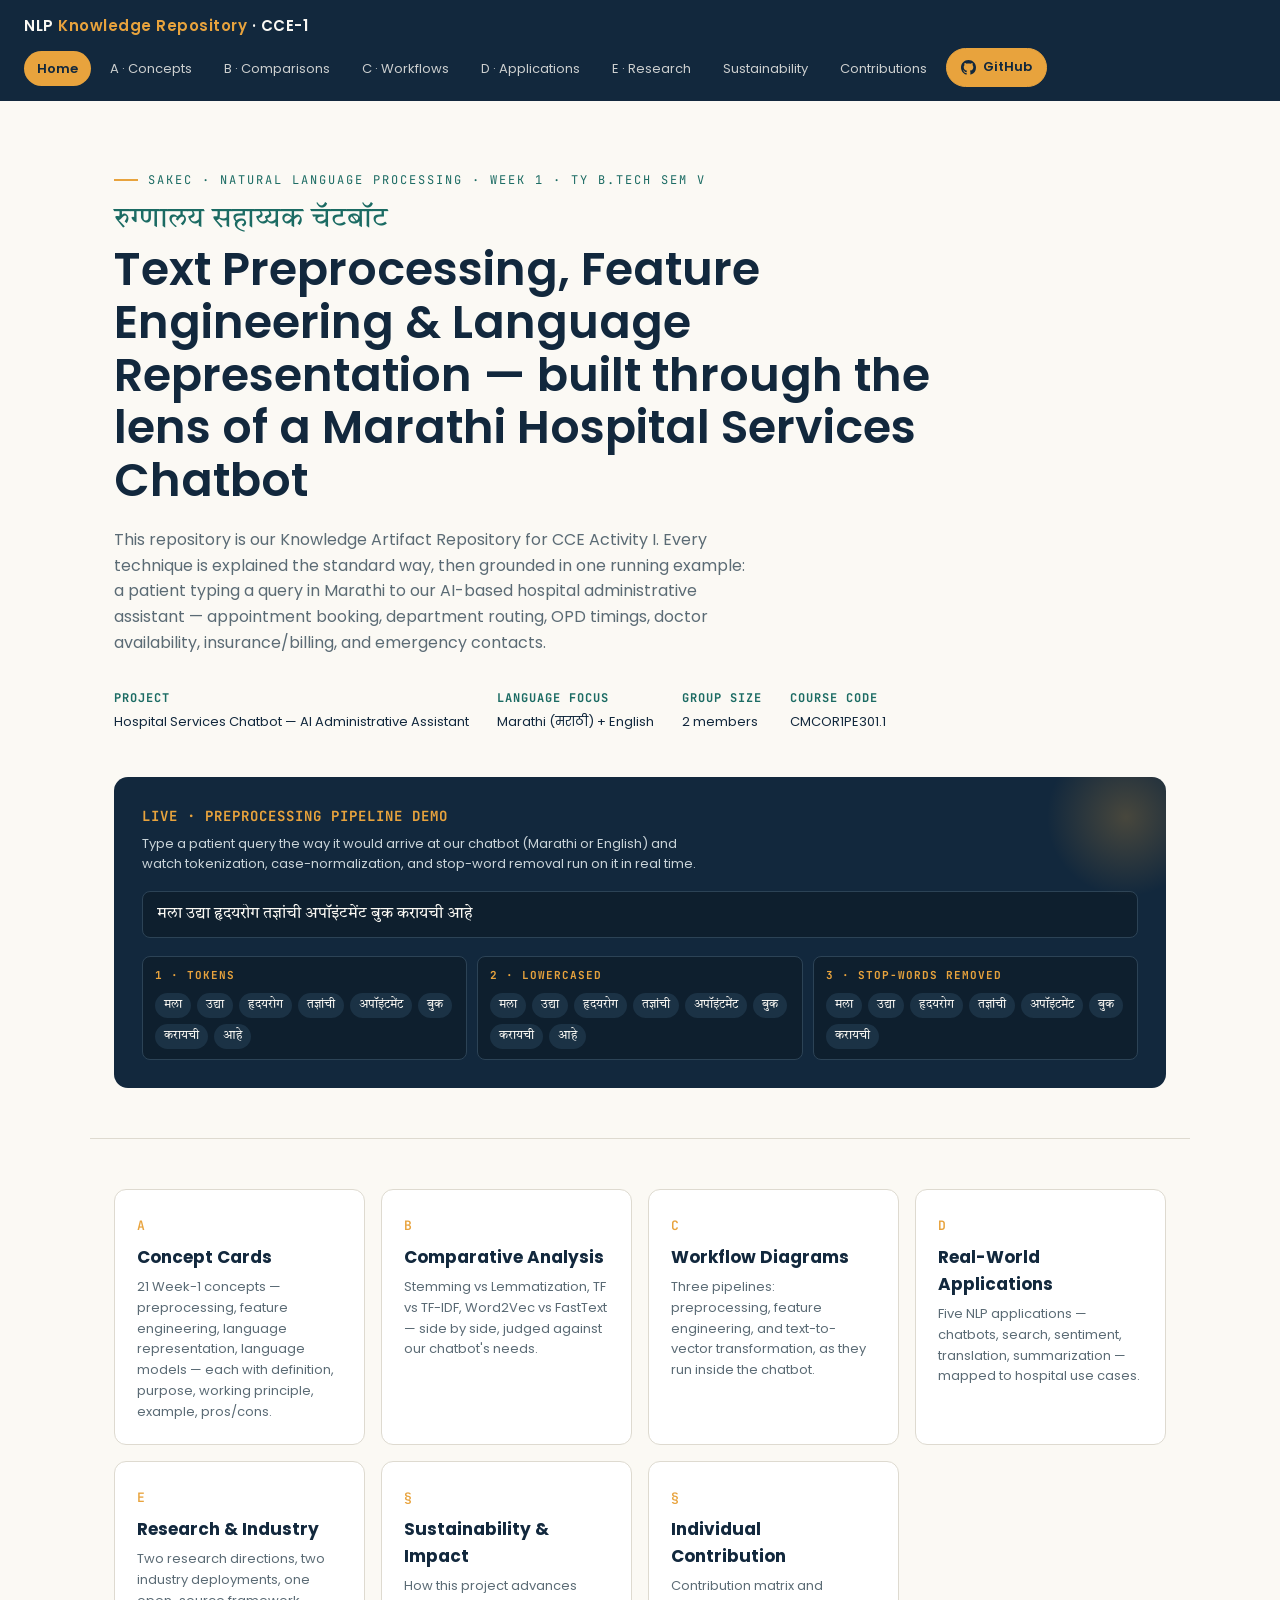
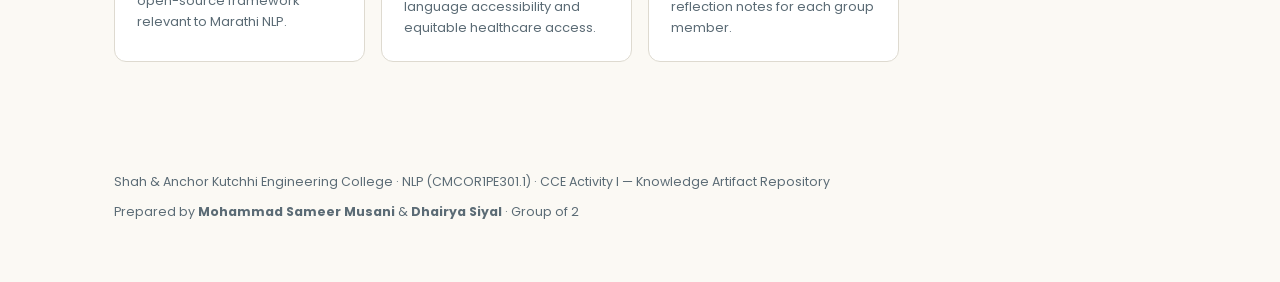
<file: index.html>
<!DOCTYPE html>
<html lang="en">
<head>
<meta charset="UTF-8">
<meta name="viewport" content="width=device-width, initial-scale=1.0">
<title>NLP Knowledge Artifact Repository — रुग्णालय सहाय्यक Chatbot</title>
<link rel="preconnect" href="https://fonts.googleapis.com">
<link href="https://fonts.googleapis.com/css2?family=Tiro+Devanagari+Marathi&family=Poppins:wght@300;400;500;600;700&family=JetBrains+Mono:wght@400;500;600&display=swap" rel="stylesheet">
<link rel="stylesheet" href="style.css">
</head>
<body>

<nav class="topnav">
  <a href="index.html" class="brand">NLP <span>Knowledge Repository</span> · CCE-1</a>
  <button class="navtoggle">Menu</button>
  <ul>
    <li><a href="index.html" class="link active">Home</a></li>
    <li><a href="section-a.html" class="link">A · Concepts</a></li>
    <li><a href="section-b.html" class="link">B · Comparisons</a></li>
    <li><a href="section-c.html" class="link">C · Workflows</a></li>
    <li><a href="section-d.html" class="link">D · Applications</a></li>
    <li><a href="section-e.html" class="link">E · Research</a></li>
    <li><a href="sustainability.html" class="link">Sustainability</a></li>
    <li><a href="contribution.html" class="link">Contributions</a></li>
    <li><a href="https://github.com/musanisameer668-creator/NPL-HOSPITAL-CHATBOT" target="_blank" rel="noopener" class="gh-btn"><svg viewBox="0 0 16 16" fill="currentColor" xmlns="http://www.w3.org/2000/svg"><path d="M8 0C3.58 0 0 3.58 0 8c0 3.54 2.29 6.53 5.47 7.59.4.07.55-.17.55-.38 0-.19-.01-.82-.01-1.49-2.01.37-2.53-.49-2.69-.94-.09-.23-.48-.94-.82-1.13-.28-.15-.68-.52-.01-.53.63-.01 1.08.58 1.23.82.72 1.21 1.87.87 2.33.66.07-.52.28-.87.51-1.07-1.78-.2-3.64-.89-3.64-3.95 0-.87.31-1.59.82-2.15-.08-.2-.36-1.02.08-2.12 0 0 .67-.21 2.2.82.64-.18 1.32-.27 2-.27.68 0 1.36.09 2 .27 1.53-1.04 2.2-.82 2.2-.82.44 1.1.16 1.92.08 2.12.51.56.82 1.27.82 2.15 0 3.07-1.87 3.75-3.65 3.95.29.25.54.73.54 1.48 0 1.07-.01 1.93-.01 2.2 0 .21.15.46.55.38A8.01 8.01 0 0 0 16 8c0-4.42-3.58-8-8-8z"/></svg>GitHub</a></li>
  </ul>
</nav>

<header class="hero">
  <div class="eyebrow">SAKEC · Natural Language Processing · Week 1 · TY B.Tech Sem V</div>
  <h1 class="title">
    <span class="mr">रुग्णालय सहाय्यक चॅटबॉट</span>
    Text Preprocessing, Feature Engineering &amp; Language Representation — built through the lens of a Marathi Hospital Services Chatbot
  </h1>
  <p class="hero-sub">This repository is our Knowledge Artifact Repository for CCE Activity I. Every technique is explained the standard way, then grounded in one running example: a patient typing a query in Marathi to our AI-based hospital administrative assistant — appointment booking, department routing, OPD timings, doctor availability, insurance/billing, and emergency contacts.</p>
  <div class="hero-meta">
    <div><strong>Project</strong>Hospital Services Chatbot — AI Administrative Assistant</div>
    <div><strong>Language focus</strong>Marathi (मराठी) + English</div>
    <div><strong>Group size</strong>2 members</div>
    <div><strong>Course code</strong>CMCOR1PE301.1</div>
  </div>

  <div class="demo">
    <h3>Live · Preprocessing Pipeline Demo</h3>
    <p class="desc">Type a patient query the way it would arrive at our chatbot (Marathi or English) and watch tokenization, case-normalization, and stop-word removal run on it in real time.</p>
    <input id="demoInput" type="text" placeholder="उदा. मला उद्या हृदयरोग तज्ञांची अपॉइंटमेंट बुक करायची आहे" value="मला उद्या हृदयरोग तज्ञांची अपॉइंटमेंट बुक करायची आहे">
    <div class="pipeline">
      <div class="stage"><h4>1 · Tokens</h4><div class="tokens" id="stgTokens"></div></div>
      <div class="stage"><h4>2 · Lowercased</h4><div class="tokens" id="stgLower"></div></div>
      <div class="stage"><h4>3 · Stop-words removed</h4><div class="tokens" id="stgClean"></div></div>
    </div>
  </div>
</header>

<div class="sec-links">
  <a href="section-a.html">
    <span class="letter">A</span>
    <h3>Concept Cards</h3>
    <p>21 Week-1 concepts — preprocessing, feature engineering, language representation, language models — each with definition, purpose, working principle, example, pros/cons.</p>
  </a>
  <a href="section-b.html">
    <span class="letter">B</span>
    <h3>Comparative Analysis</h3>
    <p>Stemming vs Lemmatization, TF vs TF-IDF, Word2Vec vs FastText — side by side, judged against our chatbot's needs.</p>
  </a>
  <a href="section-c.html">
    <span class="letter">C</span>
    <h3>Workflow Diagrams</h3>
    <p>Three pipelines: preprocessing, feature engineering, and text-to-vector transformation, as they run inside the chatbot.</p>
  </a>
  <a href="section-d.html">
    <span class="letter">D</span>
    <h3>Real-World Applications</h3>
    <p>Five NLP applications — chatbots, search, sentiment, translation, summarization — mapped to hospital use cases.</p>
  </a>
  <a href="section-e.html">
    <span class="letter">E</span>
    <h3>Research &amp; Industry</h3>
    <p>Two research directions, two industry deployments, one open-source framework relevant to Marathi NLP.</p>
  </a>
  <a href="sustainability.html">
    <span class="letter">§</span>
    <h3>Sustainability &amp; Impact</h3>
    <p>How this project advances language accessibility and equitable healthcare access.</p>
  </a>
  <a href="contribution.html">
    <span class="letter">§</span>
    <h3>Individual Contribution</h3>
    <p>Contribution matrix and reflection notes for each group member.</p>
  </a>
</div>

<footer>
  <div>Shah &amp; Anchor Kutchhi Engineering College · NLP (CMCOR1PE301.1) · CCE Activity I — Knowledge Artifact Repository</div>
  <div style="margin-top:10px;">Prepared by <strong>Mohammad Sameer Musani</strong> &amp; <strong>Dhairya Siyal</strong> · Group of 2</div>
</footer>

<script src="script.js"></script>
</body>
</html>
</file>
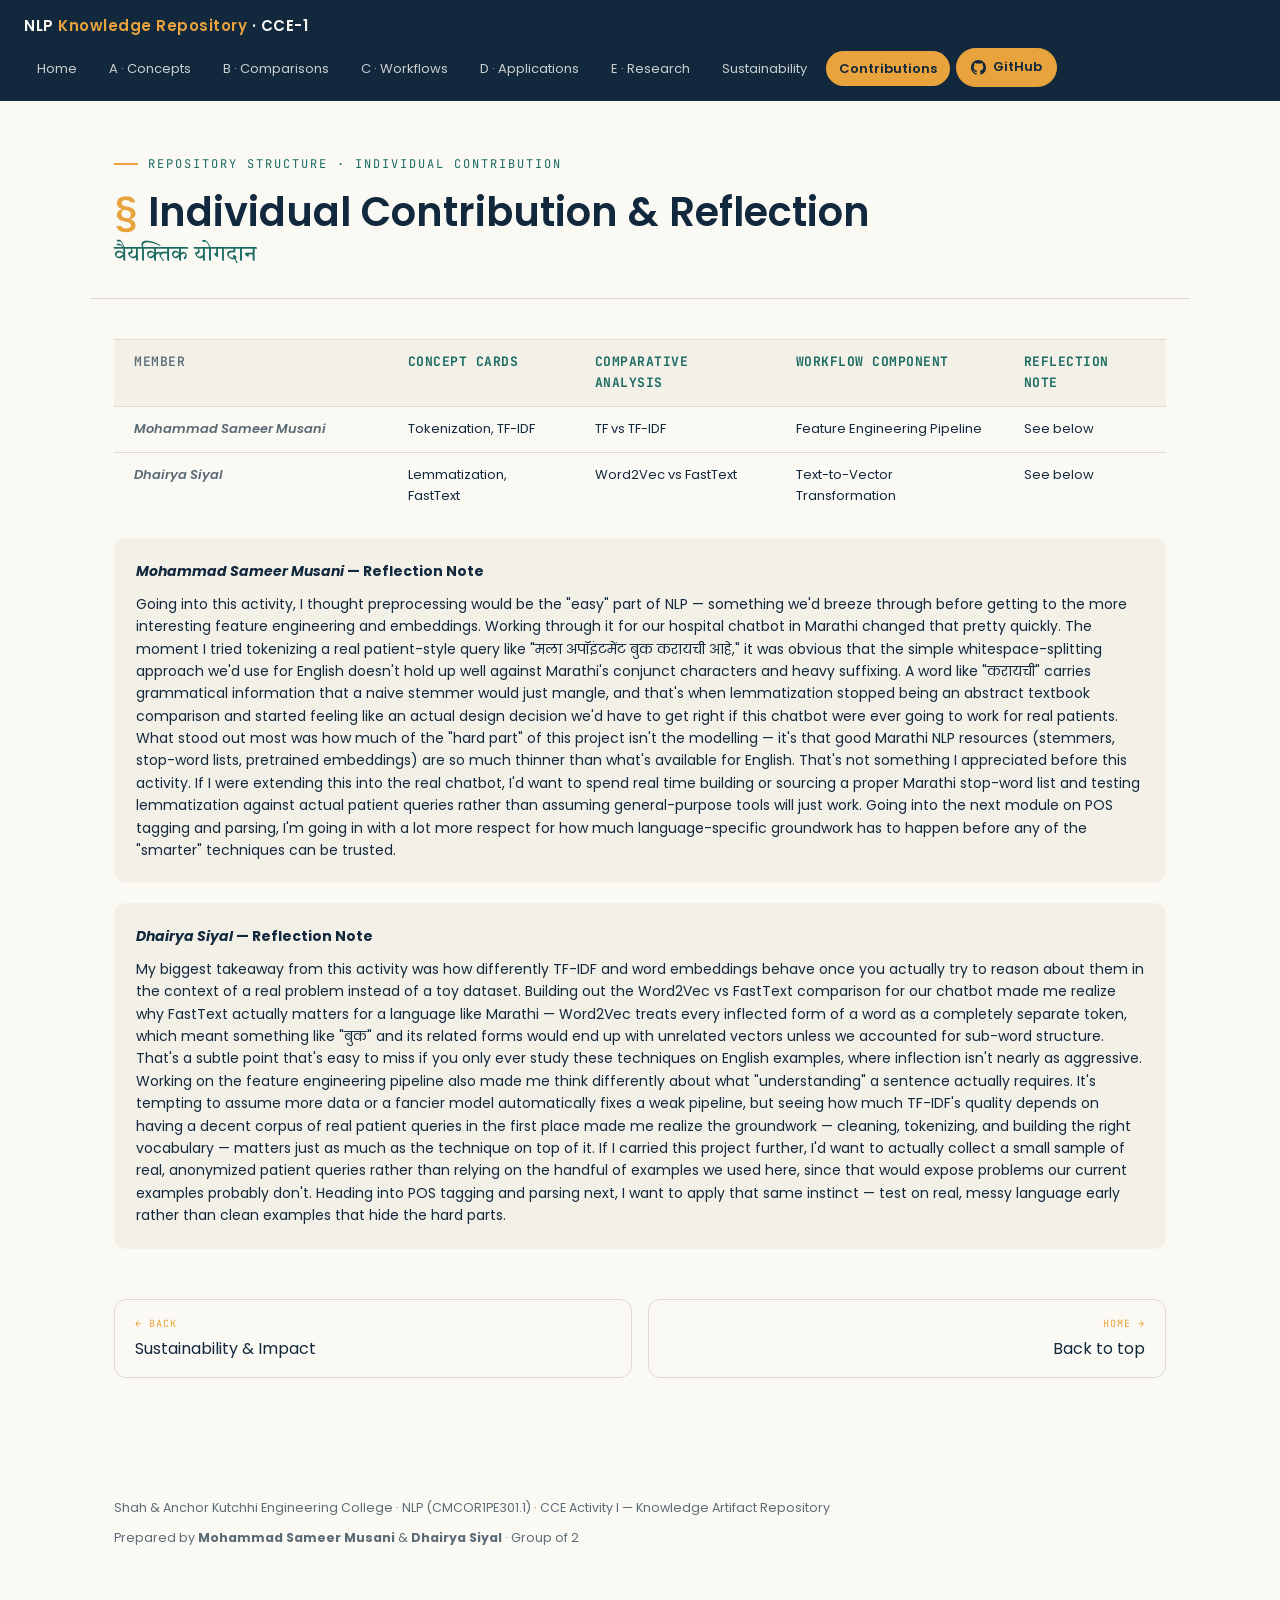
<file: contribution.html>
<!DOCTYPE html>
<html lang="en">
<head>
<meta charset="UTF-8">
<meta name="viewport" content="width=device-width, initial-scale=1.0">
<title>Individual Contribution — NLP Knowledge Repository</title>
<link rel="preconnect" href="https://fonts.googleapis.com">
<link href="https://fonts.googleapis.com/css2?family=Tiro+Devanagari+Marathi&family=Poppins:wght@300;400;500;600;700&family=JetBrains+Mono:wght@400;500;600&display=swap" rel="stylesheet">
<link rel="stylesheet" href="style.css">
</head>
<body>

<nav class="topnav">
  <a href="index.html" class="brand">NLP <span>Knowledge Repository</span> · CCE-1</a>
  <button class="navtoggle">Menu</button>
  <ul>
    <li><a href="index.html" class="link">Home</a></li>
    <li><a href="section-a.html" class="link">A · Concepts</a></li>
    <li><a href="section-b.html" class="link">B · Comparisons</a></li>
    <li><a href="section-c.html" class="link">C · Workflows</a></li>
    <li><a href="section-d.html" class="link">D · Applications</a></li>
    <li><a href="section-e.html" class="link">E · Research</a></li>
    <li><a href="sustainability.html" class="link">Sustainability</a></li>
    <li><a href="contribution.html" class="link active">Contributions</a></li>
    <li><a href="https://github.com/musanisameer668-creator/NPL-HOSPITAL-CHATBOT" target="_blank" rel="noopener" class="gh-btn"><svg viewBox="0 0 16 16" fill="currentColor" xmlns="http://www.w3.org/2000/svg"><path d="M8 0C3.58 0 0 3.58 0 8c0 3.54 2.29 6.53 5.47 7.59.4.07.55-.17.55-.38 0-.19-.01-.82-.01-1.49-2.01.37-2.53-.49-2.69-.94-.09-.23-.48-.94-.82-1.13-.28-.15-.68-.52-.01-.53.63-.01 1.08.58 1.23.82.72 1.21 1.87.87 2.33.66.07-.52.28-.87.51-1.07-1.78-.2-3.64-.89-3.64-3.95 0-.87.31-1.59.82-2.15-.08-.2-.36-1.02.08-2.12 0 0 .67-.21 2.2.82.64-.18 1.32-.27 2-.27.68 0 1.36.09 2 .27 1.53-1.04 2.2-.82 2.2-.82.44 1.1.16 1.92.08 2.12.51.56.82 1.27.82 2.15 0 3.07-1.87 3.75-3.65 3.95.29.25.54.73.54 1.48 0 1.07-.01 1.93-.01 2.2 0 .21.15.46.55.38A8.01 8.01 0 0 0 16 8c0-4.42-3.58-8-8-8z"/></svg>GitHub</a></li>
  </ul>
</nav>

<div class="pagehead">
  <div class="eyebrow">Repository Structure · Individual Contribution</div>
  <h1><span class="sec-num">§</span>Individual Contribution &amp; Reflection<span class="mr">वैयक्तिक योगदान</span></h1>
</div>

<main>

  <table class="contrib-table">
    <tr><th>Member</th><th>Concept cards</th><th>Comparative analysis</th><th>Workflow component</th><th>Reflection note</th></tr>
    <tr><td><em>Mohammad Sameer Musani</em></td><td>Tokenization, TF-IDF</td><td>TF vs TF-IDF</td><td>Feature Engineering Pipeline</td><td>See below</td></tr>
    <tr><td><em>Dhairya Siyal</em></td><td>Lemmatization, FastText</td><td>Word2Vec vs FastText</td><td>Text-to-Vector Transformation</td><td>See below</td></tr>
  </table>

  <div class="reflection">
    <h4><em>Mohammad Sameer Musani</em> — Reflection Note</h4>
    <p>Going into this activity, I thought preprocessing would be the "easy" part of NLP — something we'd breeze through before getting to the more interesting feature engineering and embeddings. Working through it for our hospital chatbot in Marathi changed that pretty quickly. The moment I tried tokenizing a real patient-style query like "मला अपॉइंटमेंट बुक करायची आहे," it was obvious that the simple whitespace-splitting approach we'd use for English doesn't hold up well against Marathi's conjunct characters and heavy suffixing. A word like "करायची" carries grammatical information that a naive stemmer would just mangle, and that's when lemmatization stopped being an abstract textbook comparison and started feeling like an actual design decision we'd have to get right if this chatbot were ever going to work for real patients.</p>
    <p>What stood out most was how much of the "hard part" of this project isn't the modelling — it's that good Marathi NLP resources (stemmers, stop-word lists, pretrained embeddings) are so much thinner than what's available for English. That's not something I appreciated before this activity. If I were extending this into the real chatbot, I'd want to spend real time building or sourcing a proper Marathi stop-word list and testing lemmatization against actual patient queries rather than assuming general-purpose tools will just work. Going into the next module on POS tagging and parsing, I'm going in with a lot more respect for how much language-specific groundwork has to happen before any of the "smarter" techniques can be trusted.</p>
  </div>
  <div class="reflection">
    <h4><em>Dhairya Siyal</em> — Reflection Note</h4>
    <p>My biggest takeaway from this activity was how differently TF-IDF and word embeddings behave once you actually try to reason about them in the context of a real problem instead of a toy dataset. Building out the Word2Vec vs FastText comparison for our chatbot made me realize why FastText actually matters for a language like Marathi — Word2Vec treats every inflected form of a word as a completely separate token, which meant something like "बुक" and its related forms would end up with unrelated vectors unless we accounted for sub-word structure. That's a subtle point that's easy to miss if you only ever study these techniques on English examples, where inflection isn't nearly as aggressive.</p>
    <p>Working on the feature engineering pipeline also made me think differently about what "understanding" a sentence actually requires. It's tempting to assume more data or a fancier model automatically fixes a weak pipeline, but seeing how much TF-IDF's quality depends on having a decent corpus of real patient queries in the first place made me realize the groundwork — cleaning, tokenizing, and building the right vocabulary — matters just as much as the technique on top of it. If I carried this project further, I'd want to actually collect a small sample of real, anonymized patient queries rather than relying on the handful of examples we used here, since that would expose problems our current examples probably don't. Heading into POS tagging and parsing next, I want to apply that same instinct — test on real, messy language early rather than clean examples that hide the hard parts.</p>
  </div>

  <div class="pagenav">
    <a class="prev" href="sustainability.html"><span class="lbl">← Back</span>Sustainability &amp; Impact</a>
    <a class="next" href="index.html"><span class="lbl">Home →</span>Back to top</a>
  </div>

</main>

<footer>
  <div>Shah &amp; Anchor Kutchhi Engineering College · NLP (CMCOR1PE301.1) · CCE Activity I — Knowledge Artifact Repository</div>
  <div style="margin-top:10px;">Prepared by <strong>Mohammad Sameer Musani</strong> &amp; <strong>Dhairya Siyal</strong> · Group of 2</div>
</footer>

<script src="script.js"></script>
</body>
</html>
</file>
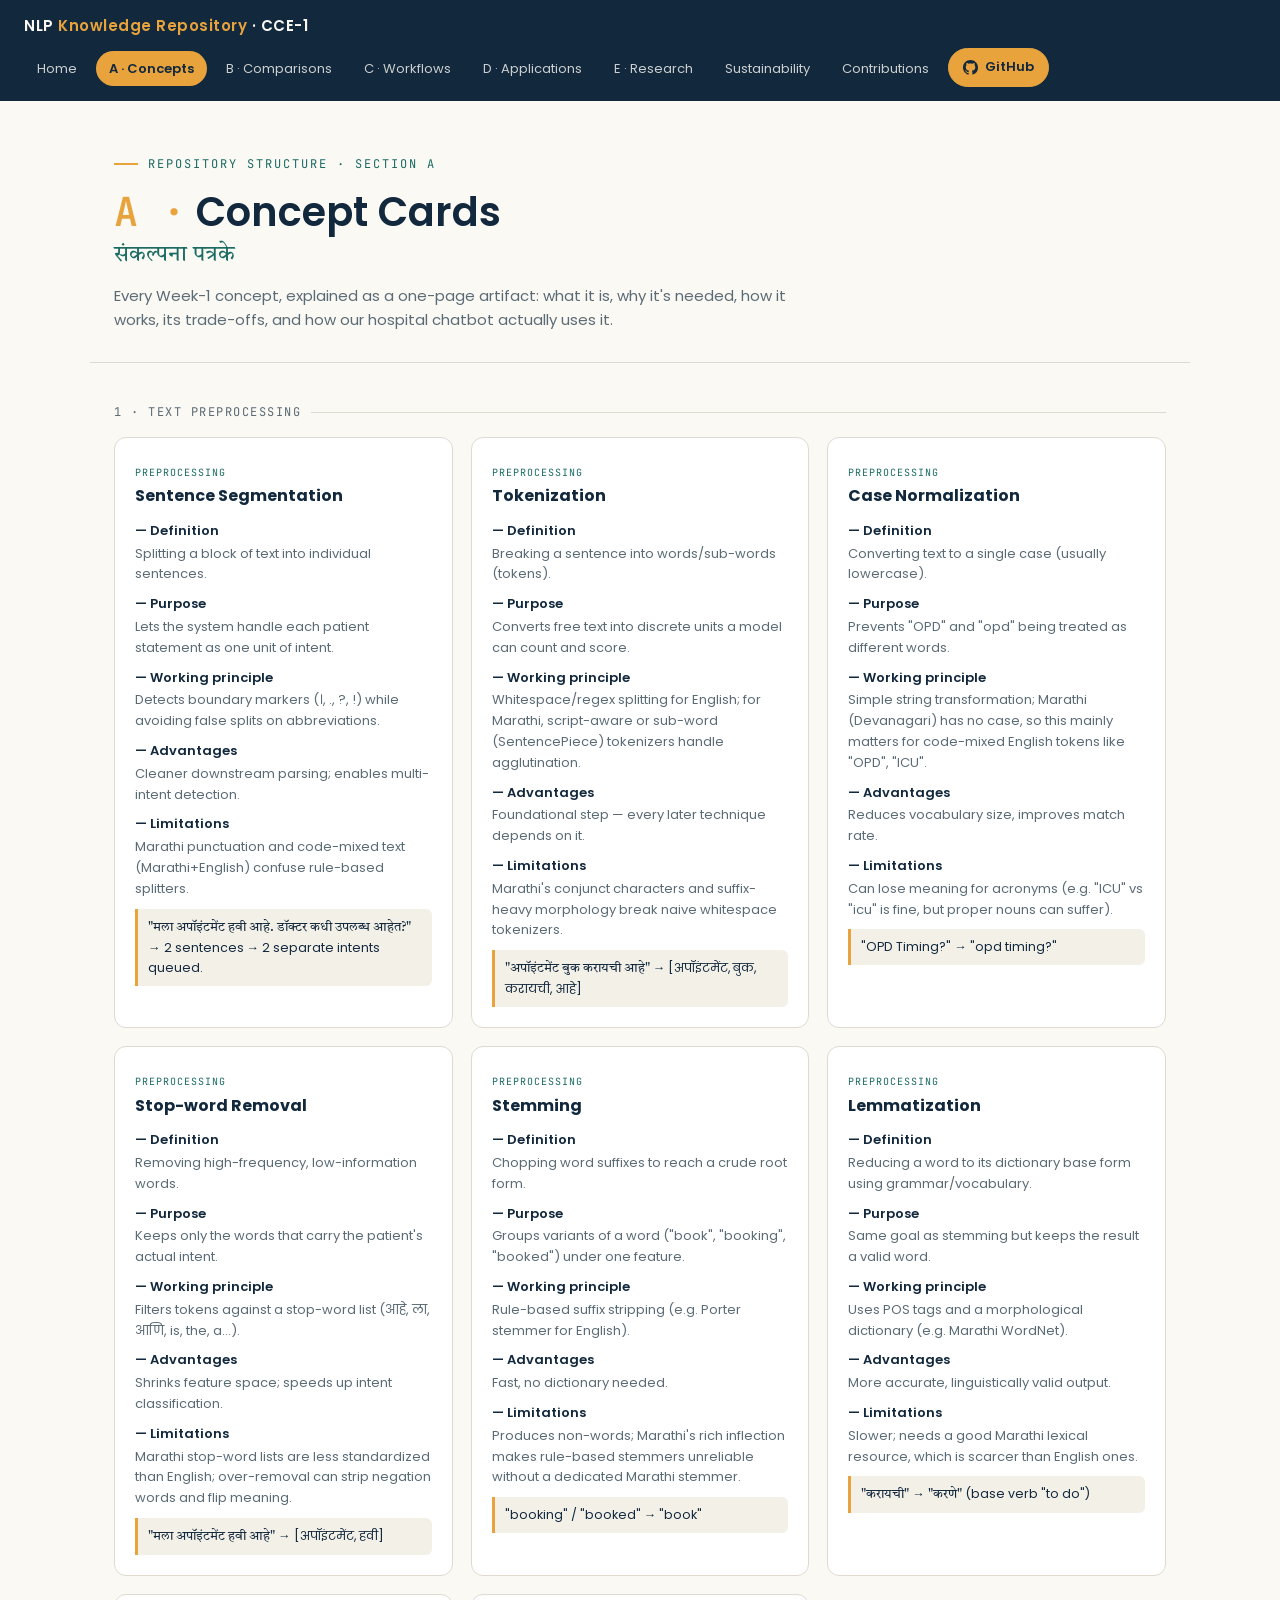
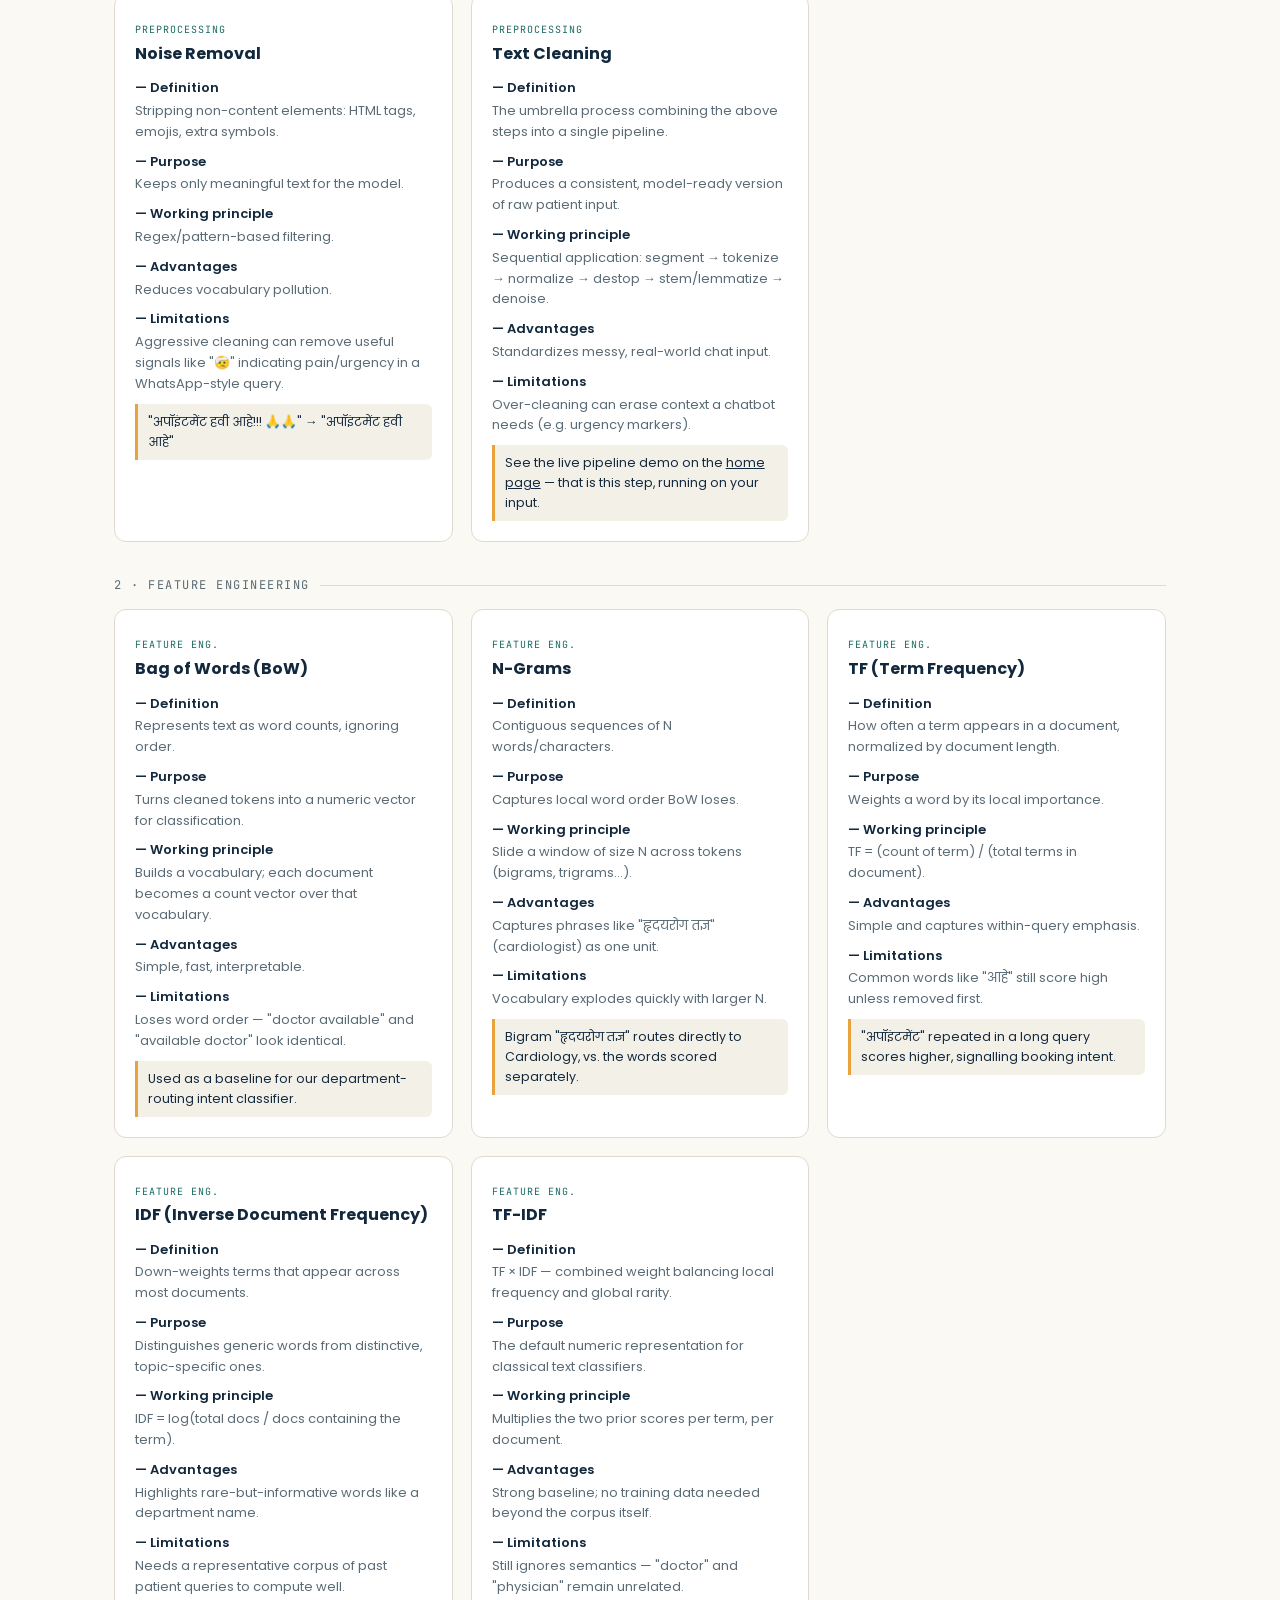
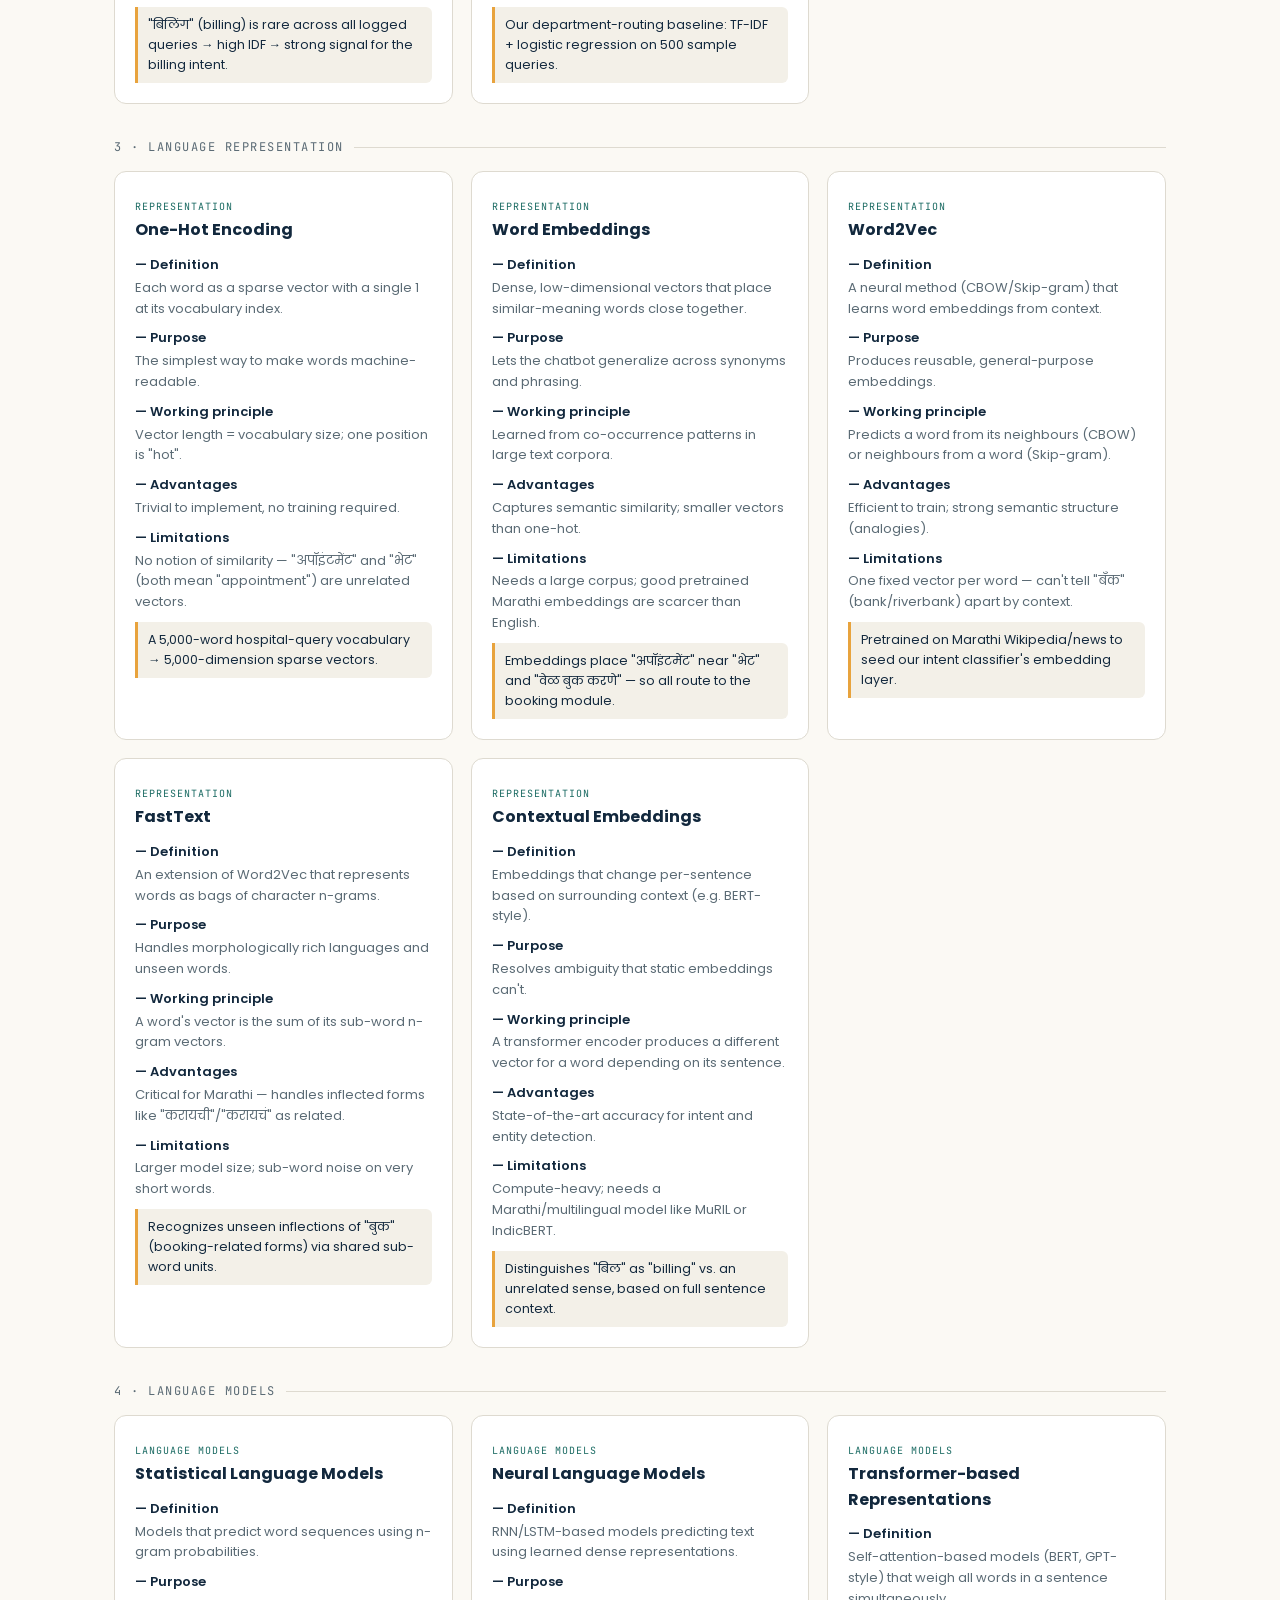
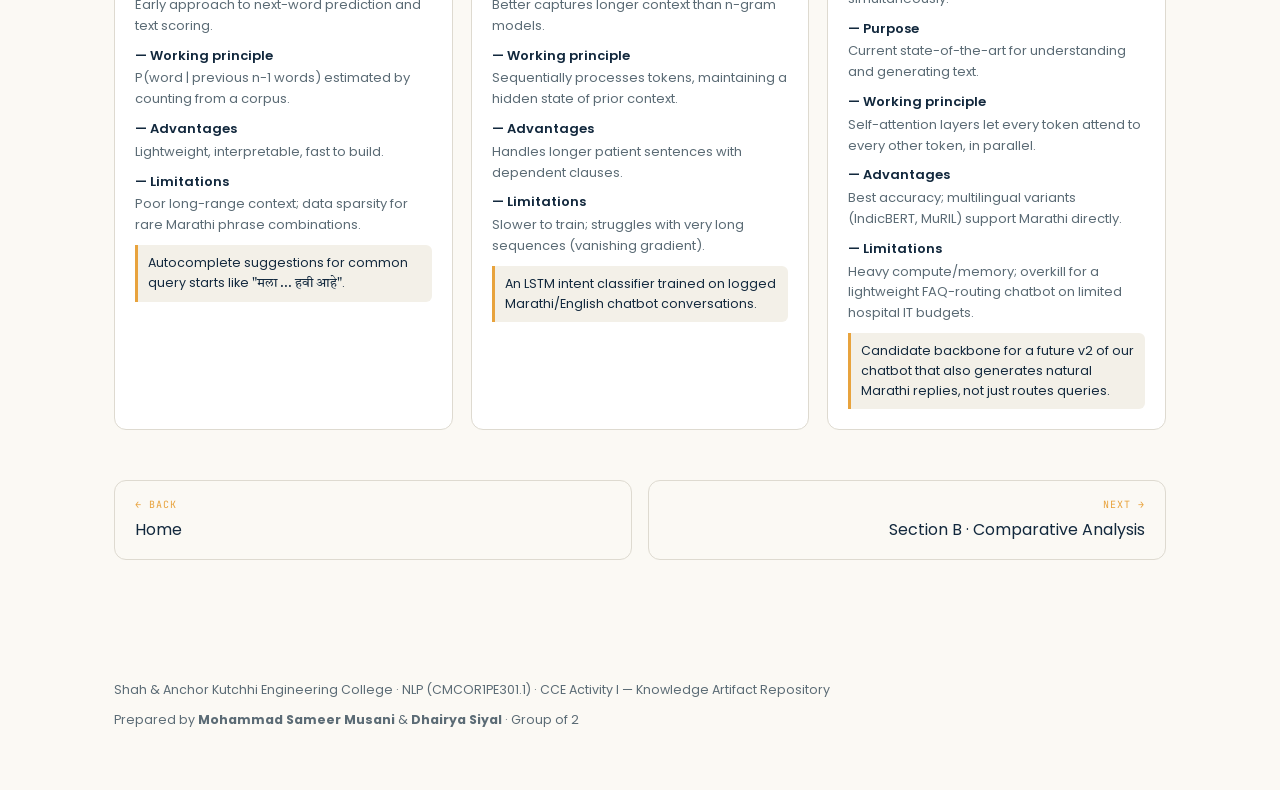
<file: section-a.html>
<!DOCTYPE html>
<html lang="en">
<head>
<meta charset="UTF-8">
<meta name="viewport" content="width=device-width, initial-scale=1.0">
<title>Section A · Concept Cards — NLP Knowledge Repository</title>
<link rel="preconnect" href="https://fonts.googleapis.com">
<link href="https://fonts.googleapis.com/css2?family=Tiro+Devanagari+Marathi&family=Poppins:wght@300;400;500;600;700&family=JetBrains+Mono:wght@400;500;600&display=swap" rel="stylesheet">
<link rel="stylesheet" href="style.css">
</head>
<body>

<nav class="topnav">
  <a href="index.html" class="brand">NLP <span>Knowledge Repository</span> · CCE-1</a>
  <button class="navtoggle">Menu</button>
  <ul>
    <li><a href="index.html" class="link">Home</a></li>
    <li><a href="section-a.html" class="link active">A · Concepts</a></li>
    <li><a href="section-b.html" class="link">B · Comparisons</a></li>
    <li><a href="section-c.html" class="link">C · Workflows</a></li>
    <li><a href="section-d.html" class="link">D · Applications</a></li>
    <li><a href="section-e.html" class="link">E · Research</a></li>
    <li><a href="sustainability.html" class="link">Sustainability</a></li>
    <li><a href="contribution.html" class="link">Contributions</a></li>
    <li><a href="https://github.com/musanisameer668-creator/NPL-HOSPITAL-CHATBOT" target="_blank" rel="noopener" class="gh-btn"><svg viewBox="0 0 16 16" fill="currentColor" xmlns="http://www.w3.org/2000/svg"><path d="M8 0C3.58 0 0 3.58 0 8c0 3.54 2.29 6.53 5.47 7.59.4.07.55-.17.55-.38 0-.19-.01-.82-.01-1.49-2.01.37-2.53-.49-2.69-.94-.09-.23-.48-.94-.82-1.13-.28-.15-.68-.52-.01-.53.63-.01 1.08.58 1.23.82.72 1.21 1.87.87 2.33.66.07-.52.28-.87.51-1.07-1.78-.2-3.64-.89-3.64-3.95 0-.87.31-1.59.82-2.15-.08-.2-.36-1.02.08-2.12 0 0 .67-.21 2.2.82.64-.18 1.32-.27 2-.27.68 0 1.36.09 2 .27 1.53-1.04 2.2-.82 2.2-.82.44 1.1.16 1.92.08 2.12.51.56.82 1.27.82 2.15 0 3.07-1.87 3.75-3.65 3.95.29.25.54.73.54 1.48 0 1.07-.01 1.93-.01 2.2 0 .21.15.46.55.38A8.01 8.01 0 0 0 16 8c0-4.42-3.58-8-8-8z"/></svg>GitHub</a></li>
  </ul>
</nav>

<div class="pagehead">
  <div class="eyebrow">Repository Structure · Section A</div>
  <h1><span class="sec-num">A ·</span>Concept Cards<span class="mr">संकल्पना पत्रके</span></h1>
  <p class="lede">Every Week-1 concept, explained as a one-page artifact: what it is, why it's needed, how it works, its trade-offs, and how our hospital chatbot actually uses it.</p>
</div>

<main>

  <div class="subgroup">1 · Text Preprocessing</div>
  <div class="grid">

    <div class="card">
      <span class="tag">Preprocessing</span><h4>Sentence Segmentation</h4>
      <dl>
        <dt>Definition</dt><dd>Splitting a block of text into individual sentences.</dd>
        <dt>Purpose</dt><dd>Lets the system handle each patient statement as one unit of intent.</dd>
        <dt>Working principle</dt><dd>Detects boundary markers (।, ., ?, !) while avoiding false splits on abbreviations.</dd>
        <dt>Advantages</dt><dd>Cleaner downstream parsing; enables multi-intent detection.</dd>
        <dt>Limitations</dt><dd>Marathi punctuation and code-mixed text (Marathi+English) confuse rule-based splitters.</dd>
      </dl>
      <div class="ex"><span class="mr">"मला अपॉइंटमेंट हवी आहे. डॉक्टर कधी उपलब्ध आहेत?"</span> → 2 sentences → 2 separate intents queued.</div>
    </div>

    <div class="card">
      <span class="tag">Preprocessing</span><h4>Tokenization</h4>
      <dl>
        <dt>Definition</dt><dd>Breaking a sentence into words/sub-words (tokens).</dd>
        <dt>Purpose</dt><dd>Converts free text into discrete units a model can count and score.</dd>
        <dt>Working principle</dt><dd>Whitespace/regex splitting for English; for Marathi, script-aware or sub-word (SentencePiece) tokenizers handle agglutination.</dd>
        <dt>Advantages</dt><dd>Foundational step — every later technique depends on it.</dd>
        <dt>Limitations</dt><dd>Marathi's conjunct characters and suffix-heavy morphology break naive whitespace tokenizers.</dd>
      </dl>
      <div class="ex"><span class="mr">"अपॉइंटमेंट बुक करायची आहे"</span> → [अपॉइंटमेंट, बुक, करायची, आहे]</div>
    </div>

    <div class="card">
      <span class="tag">Preprocessing</span><h4>Case Normalization</h4>
      <dl>
        <dt>Definition</dt><dd>Converting text to a single case (usually lowercase).</dd>
        <dt>Purpose</dt><dd>Prevents "OPD" and "opd" being treated as different words.</dd>
        <dt>Working principle</dt><dd>Simple string transformation; Marathi (Devanagari) has no case, so this mainly matters for code-mixed English tokens like "OPD", "ICU".</dd>
        <dt>Advantages</dt><dd>Reduces vocabulary size, improves match rate.</dd>
        <dt>Limitations</dt><dd>Can lose meaning for acronyms (e.g. "ICU" vs "icu" is fine, but proper nouns can suffer).</dd>
      </dl>
      <div class="ex">"OPD Timing?" → "opd timing?"</div>
    </div>

    <div class="card">
      <span class="tag">Preprocessing</span><h4>Stop-word Removal</h4>
      <dl>
        <dt>Definition</dt><dd>Removing high-frequency, low-information words.</dd>
        <dt>Purpose</dt><dd>Keeps only the words that carry the patient's actual intent.</dd>
        <dt>Working principle</dt><dd>Filters tokens against a stop-word list (आहे, ला, आणि, is, the, a…).</dd>
        <dt>Advantages</dt><dd>Shrinks feature space; speeds up intent classification.</dd>
        <dt>Limitations</dt><dd>Marathi stop-word lists are less standardized than English; over-removal can strip negation words and flip meaning.</dd>
      </dl>
      <div class="ex"><span class="mr">"मला अपॉइंटमेंट हवी आहे"</span> → [अपॉइंटमेंट, हवी]</div>
    </div>

    <div class="card">
      <span class="tag">Preprocessing</span><h4>Stemming</h4>
      <dl>
        <dt>Definition</dt><dd>Chopping word suffixes to reach a crude root form.</dd>
        <dt>Purpose</dt><dd>Groups variants of a word ("book", "booking", "booked") under one feature.</dd>
        <dt>Working principle</dt><dd>Rule-based suffix stripping (e.g. Porter stemmer for English).</dd>
        <dt>Advantages</dt><dd>Fast, no dictionary needed.</dd>
        <dt>Limitations</dt><dd>Produces non-words; Marathi's rich inflection makes rule-based stemmers unreliable without a dedicated Marathi stemmer.</dd>
      </dl>
      <div class="ex">"booking" / "booked" → "book"</div>
    </div>

    <div class="card">
      <span class="tag">Preprocessing</span><h4>Lemmatization</h4>
      <dl>
        <dt>Definition</dt><dd>Reducing a word to its dictionary base form using grammar/vocabulary.</dd>
        <dt>Purpose</dt><dd>Same goal as stemming but keeps the result a valid word.</dd>
        <dt>Working principle</dt><dd>Uses POS tags and a morphological dictionary (e.g. Marathi WordNet).</dd>
        <dt>Advantages</dt><dd>More accurate, linguistically valid output.</dd>
        <dt>Limitations</dt><dd>Slower; needs a good Marathi lexical resource, which is scarcer than English ones.</dd>
      </dl>
      <div class="ex"><span class="mr">"करायची" → "करणे"</span> (base verb "to do")</div>
    </div>

    <div class="card">
      <span class="tag">Preprocessing</span><h4>Noise Removal</h4>
      <dl>
        <dt>Definition</dt><dd>Stripping non-content elements: HTML tags, emojis, extra symbols.</dd>
        <dt>Purpose</dt><dd>Keeps only meaningful text for the model.</dd>
        <dt>Working principle</dt><dd>Regex/pattern-based filtering.</dd>
        <dt>Advantages</dt><dd>Reduces vocabulary pollution.</dd>
        <dt>Limitations</dt><dd>Aggressive cleaning can remove useful signals like "🤕" indicating pain/urgency in a WhatsApp-style query.</dd>
      </dl>
      <div class="ex">"अपॉइंटमेंट हवी आहे!!! 🙏🙏" → "अपॉइंटमेंट हवी आहे"</div>
    </div>

    <div class="card">
      <span class="tag">Preprocessing</span><h4>Text Cleaning</h4>
      <dl>
        <dt>Definition</dt><dd>The umbrella process combining the above steps into a single pipeline.</dd>
        <dt>Purpose</dt><dd>Produces a consistent, model-ready version of raw patient input.</dd>
        <dt>Working principle</dt><dd>Sequential application: segment → tokenize → normalize → destop → stem/lemmatize → denoise.</dd>
        <dt>Advantages</dt><dd>Standardizes messy, real-world chat input.</dd>
        <dt>Limitations</dt><dd>Over-cleaning can erase context a chatbot needs (e.g. urgency markers).</dd>
      </dl>
      <div class="ex">See the live pipeline demo on the <a href="index.html">home page</a> — that is this step, running on your input.</div>
    </div>

  </div>

  <div class="subgroup">2 · Feature Engineering</div>
  <div class="grid">

    <div class="card">
      <span class="tag">Feature Eng.</span><h4>Bag of Words (BoW)</h4>
      <dl>
        <dt>Definition</dt><dd>Represents text as word counts, ignoring order.</dd>
        <dt>Purpose</dt><dd>Turns cleaned tokens into a numeric vector for classification.</dd>
        <dt>Working principle</dt><dd>Builds a vocabulary; each document becomes a count vector over that vocabulary.</dd>
        <dt>Advantages</dt><dd>Simple, fast, interpretable.</dd>
        <dt>Limitations</dt><dd>Loses word order — "doctor available" and "available doctor" look identical.</dd>
      </dl>
      <div class="ex">Used as a baseline for our department-routing intent classifier.</div>
    </div>

    <div class="card">
      <span class="tag">Feature Eng.</span><h4>N-Grams</h4>
      <dl>
        <dt>Definition</dt><dd>Contiguous sequences of N words/characters.</dd>
        <dt>Purpose</dt><dd>Captures local word order BoW loses.</dd>
        <dt>Working principle</dt><dd>Slide a window of size N across tokens (bigrams, trigrams…).</dd>
        <dt>Advantages</dt><dd>Captures phrases like "हृदयरोग तज्ञ" (cardiologist) as one unit.</dd>
        <dt>Limitations</dt><dd>Vocabulary explodes quickly with larger N.</dd>
      </dl>
      <div class="ex">Bigram "हृदयरोग तज्ञ" routes directly to Cardiology, vs. the words scored separately.</div>
    </div>

    <div class="card">
      <span class="tag">Feature Eng.</span><h4>TF (Term Frequency)</h4>
      <dl>
        <dt>Definition</dt><dd>How often a term appears in a document, normalized by document length.</dd>
        <dt>Purpose</dt><dd>Weights a word by its local importance.</dd>
        <dt>Working principle</dt><dd>TF = (count of term) / (total terms in document).</dd>
        <dt>Advantages</dt><dd>Simple and captures within-query emphasis.</dd>
        <dt>Limitations</dt><dd>Common words like "आहे" still score high unless removed first.</dd>
      </dl>
      <div class="ex">"अपॉइंटमेंट" repeated in a long query scores higher, signalling booking intent.</div>
    </div>

    <div class="card">
      <span class="tag">Feature Eng.</span><h4>IDF (Inverse Document Frequency)</h4>
      <dl>
        <dt>Definition</dt><dd>Down-weights terms that appear across most documents.</dd>
        <dt>Purpose</dt><dd>Distinguishes generic words from distinctive, topic-specific ones.</dd>
        <dt>Working principle</dt><dd>IDF = log(total docs / docs containing the term).</dd>
        <dt>Advantages</dt><dd>Highlights rare-but-informative words like a department name.</dd>
        <dt>Limitations</dt><dd>Needs a representative corpus of past patient queries to compute well.</dd>
      </dl>
      <div class="ex">"बिलिंग" (billing) is rare across all logged queries → high IDF → strong signal for the billing intent.</div>
    </div>

    <div class="card">
      <span class="tag">Feature Eng.</span><h4>TF-IDF</h4>
      <dl>
        <dt>Definition</dt><dd>TF × IDF — combined weight balancing local frequency and global rarity.</dd>
        <dt>Purpose</dt><dd>The default numeric representation for classical text classifiers.</dd>
        <dt>Working principle</dt><dd>Multiplies the two prior scores per term, per document.</dd>
        <dt>Advantages</dt><dd>Strong baseline; no training data needed beyond the corpus itself.</dd>
        <dt>Limitations</dt><dd>Still ignores semantics — "doctor" and "physician" remain unrelated.</dd>
      </dl>
      <div class="ex">Our department-routing baseline: TF-IDF + logistic regression on 500 sample queries.</div>
    </div>

  </div>

  <div class="subgroup">3 · Language Representation</div>
  <div class="grid">

    <div class="card">
      <span class="tag">Representation</span><h4>One-Hot Encoding</h4>
      <dl>
        <dt>Definition</dt><dd>Each word as a sparse vector with a single 1 at its vocabulary index.</dd>
        <dt>Purpose</dt><dd>The simplest way to make words machine-readable.</dd>
        <dt>Working principle</dt><dd>Vector length = vocabulary size; one position is "hot".</dd>
        <dt>Advantages</dt><dd>Trivial to implement, no training required.</dd>
        <dt>Limitations</dt><dd>No notion of similarity — "अपॉइंटमेंट" and "भेट" (both mean "appointment") are unrelated vectors.</dd>
      </dl>
      <div class="ex">A 5,000-word hospital-query vocabulary → 5,000-dimension sparse vectors.</div>
    </div>

    <div class="card">
      <span class="tag">Representation</span><h4>Word Embeddings</h4>
      <dl>
        <dt>Definition</dt><dd>Dense, low-dimensional vectors that place similar-meaning words close together.</dd>
        <dt>Purpose</dt><dd>Lets the chatbot generalize across synonyms and phrasing.</dd>
        <dt>Working principle</dt><dd>Learned from co-occurrence patterns in large text corpora.</dd>
        <dt>Advantages</dt><dd>Captures semantic similarity; smaller vectors than one-hot.</dd>
        <dt>Limitations</dt><dd>Needs a large corpus; good pretrained Marathi embeddings are scarcer than English.</dd>
      </dl>
      <div class="ex">Embeddings place "अपॉइंटमेंट" near "भेट" and "वेळ बुक करणे" — so all route to the booking module.</div>
    </div>

    <div class="card">
      <span class="tag">Representation</span><h4>Word2Vec</h4>
      <dl>
        <dt>Definition</dt><dd>A neural method (CBOW/Skip-gram) that learns word embeddings from context.</dd>
        <dt>Purpose</dt><dd>Produces reusable, general-purpose embeddings.</dd>
        <dt>Working principle</dt><dd>Predicts a word from its neighbours (CBOW) or neighbours from a word (Skip-gram).</dd>
        <dt>Advantages</dt><dd>Efficient to train; strong semantic structure (analogies).</dd>
        <dt>Limitations</dt><dd>One fixed vector per word — can't tell "बँक" (bank/riverbank) apart by context.</dd>
      </dl>
      <div class="ex">Pretrained on Marathi Wikipedia/news to seed our intent classifier's embedding layer.</div>
    </div>

    <div class="card">
      <span class="tag">Representation</span><h4>FastText</h4>
      <dl>
        <dt>Definition</dt><dd>An extension of Word2Vec that represents words as bags of character n-grams.</dd>
        <dt>Purpose</dt><dd>Handles morphologically rich languages and unseen words.</dd>
        <dt>Working principle</dt><dd>A word's vector is the sum of its sub-word n-gram vectors.</dd>
        <dt>Advantages</dt><dd>Critical for Marathi — handles inflected forms like "करायची"/"करायचं" as related.</dd>
        <dt>Limitations</dt><dd>Larger model size; sub-word noise on very short words.</dd>
      </dl>
      <div class="ex">Recognizes unseen inflections of "बुक" (booking-related forms) via shared sub-word units.</div>
    </div>

    <div class="card">
      <span class="tag">Representation</span><h4>Contextual Embeddings</h4>
      <dl>
        <dt>Definition</dt><dd>Embeddings that change per-sentence based on surrounding context (e.g. BERT-style).</dd>
        <dt>Purpose</dt><dd>Resolves ambiguity that static embeddings can't.</dd>
        <dt>Working principle</dt><dd>A transformer encoder produces a different vector for a word depending on its sentence.</dd>
        <dt>Advantages</dt><dd>State-of-the-art accuracy for intent and entity detection.</dd>
        <dt>Limitations</dt><dd>Compute-heavy; needs a Marathi/multilingual model like MuRIL or IndicBERT.</dd>
      </dl>
      <div class="ex">Distinguishes "बिल" as "billing" vs. an unrelated sense, based on full sentence context.</div>
    </div>

  </div>

  <div class="subgroup">4 · Language Models</div>
  <div class="grid">

    <div class="card">
      <span class="tag">Language Models</span><h4>Statistical Language Models</h4>
      <dl>
        <dt>Definition</dt><dd>Models that predict word sequences using n-gram probabilities.</dd>
        <dt>Purpose</dt><dd>Early approach to next-word prediction and text scoring.</dd>
        <dt>Working principle</dt><dd>P(word | previous n-1 words) estimated by counting from a corpus.</dd>
        <dt>Advantages</dt><dd>Lightweight, interpretable, fast to build.</dd>
        <dt>Limitations</dt><dd>Poor long-range context; data sparsity for rare Marathi phrase combinations.</dd>
      </dl>
      <div class="ex">Autocomplete suggestions for common query starts like <span class="mr">"मला ... हवी आहे"</span>.</div>
    </div>

    <div class="card">
      <span class="tag">Language Models</span><h4>Neural Language Models</h4>
      <dl>
        <dt>Definition</dt><dd>RNN/LSTM-based models predicting text using learned dense representations.</dd>
        <dt>Purpose</dt><dd>Better captures longer context than n-gram models.</dd>
        <dt>Working principle</dt><dd>Sequentially processes tokens, maintaining a hidden state of prior context.</dd>
        <dt>Advantages</dt><dd>Handles longer patient sentences with dependent clauses.</dd>
        <dt>Limitations</dt><dd>Slower to train; struggles with very long sequences (vanishing gradient).</dd>
      </dl>
      <div class="ex">An LSTM intent classifier trained on logged Marathi/English chatbot conversations.</div>
    </div>

    <div class="card">
      <span class="tag">Language Models</span><h4>Transformer-based Representations</h4>
      <dl>
        <dt>Definition</dt><dd>Self-attention-based models (BERT, GPT-style) that weigh all words in a sentence simultaneously.</dd>
        <dt>Purpose</dt><dd>Current state-of-the-art for understanding and generating text.</dd>
        <dt>Working principle</dt><dd>Self-attention layers let every token attend to every other token, in parallel.</dd>
        <dt>Advantages</dt><dd>Best accuracy; multilingual variants (IndicBERT, MuRIL) support Marathi directly.</dd>
        <dt>Limitations</dt><dd>Heavy compute/memory; overkill for a lightweight FAQ-routing chatbot on limited hospital IT budgets.</dd>
      </dl>
      <div class="ex">Candidate backbone for a future v2 of our chatbot that also generates natural Marathi replies, not just routes queries.</div>
    </div>

  </div>

  <div class="pagenav">
    <a class="prev" href="index.html"><span class="lbl">← Back</span>Home</a>
    <a class="next" href="section-b.html"><span class="lbl">Next →</span>Section B · Comparative Analysis</a>
  </div>

</main>

<footer>
  <div>Shah &amp; Anchor Kutchhi Engineering College · NLP (CMCOR1PE301.1) · CCE Activity I — Knowledge Artifact Repository</div>
  <div style="margin-top:10px;">Prepared by <strong>Mohammad Sameer Musani</strong> &amp; <strong>Dhairya Siyal</strong> · Group of 2</div>
</footer>

<script src="script.js"></script>
</body>
</html>
</file>
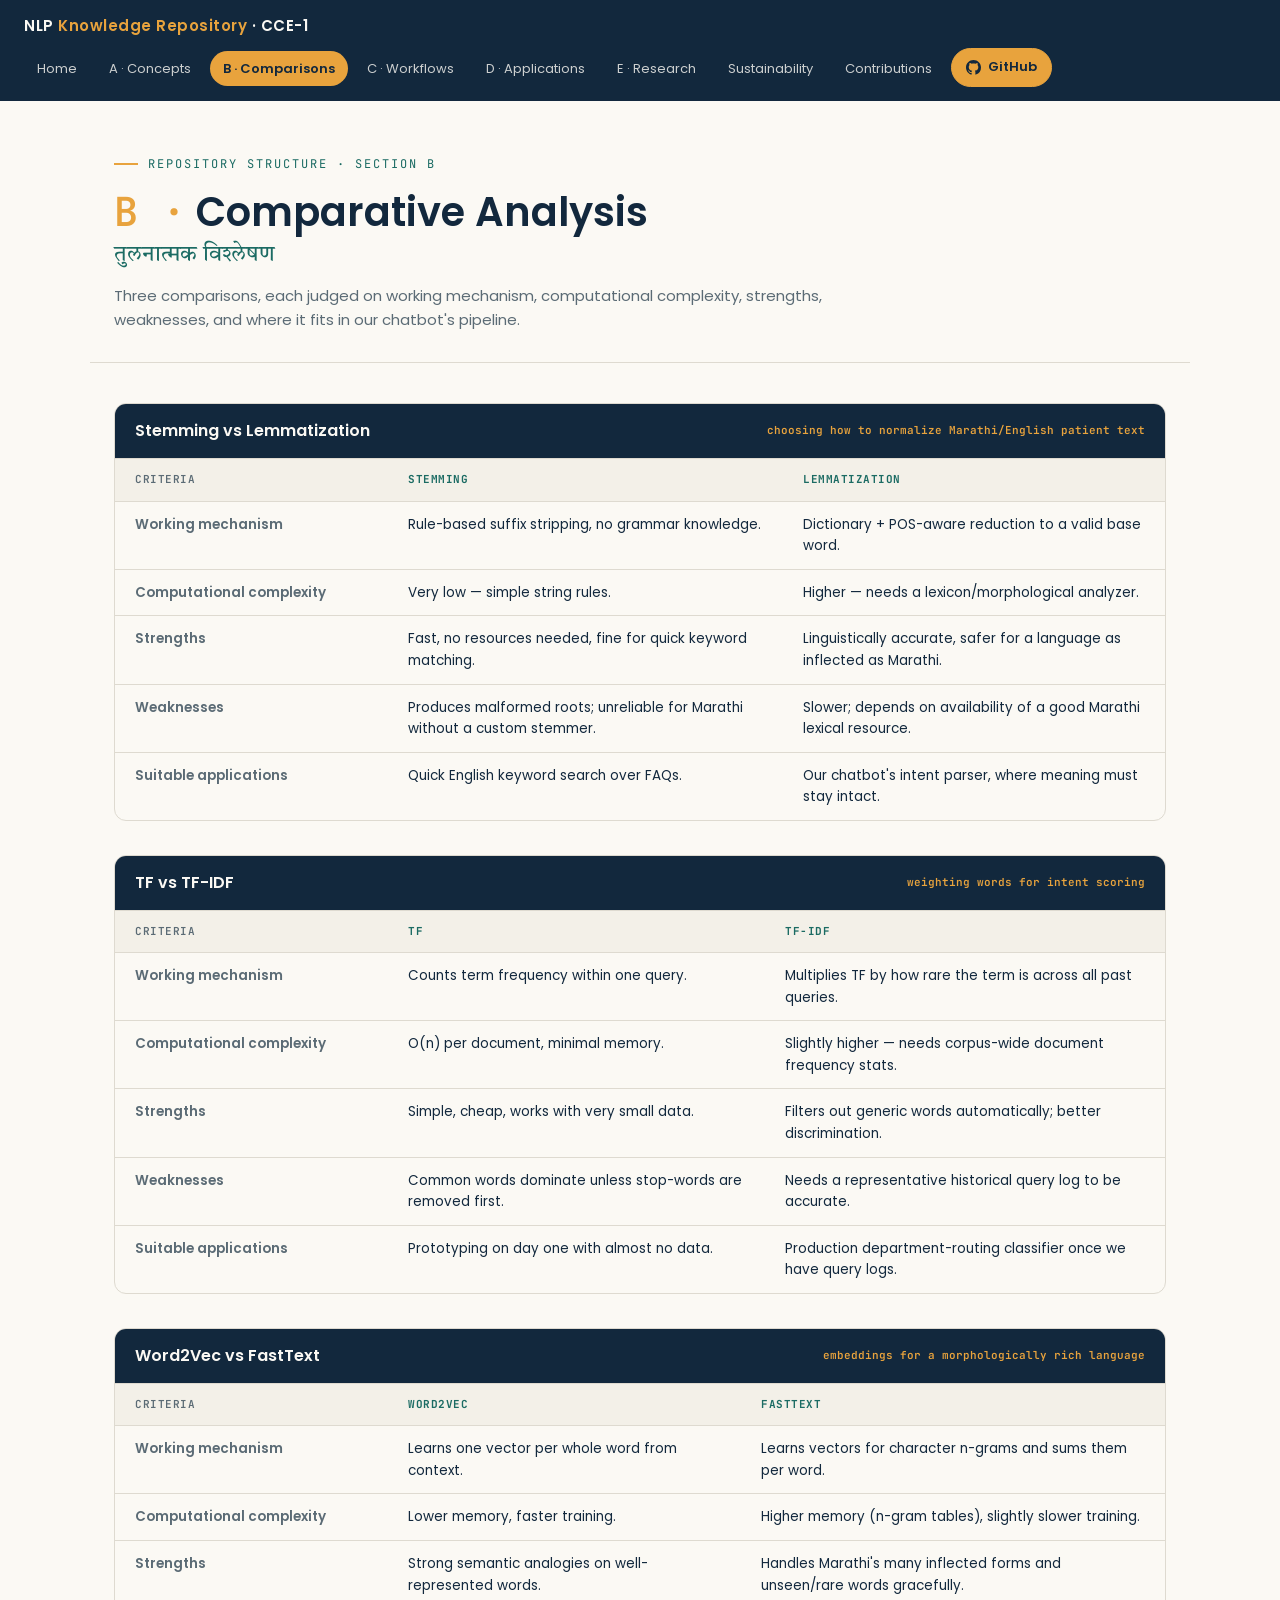
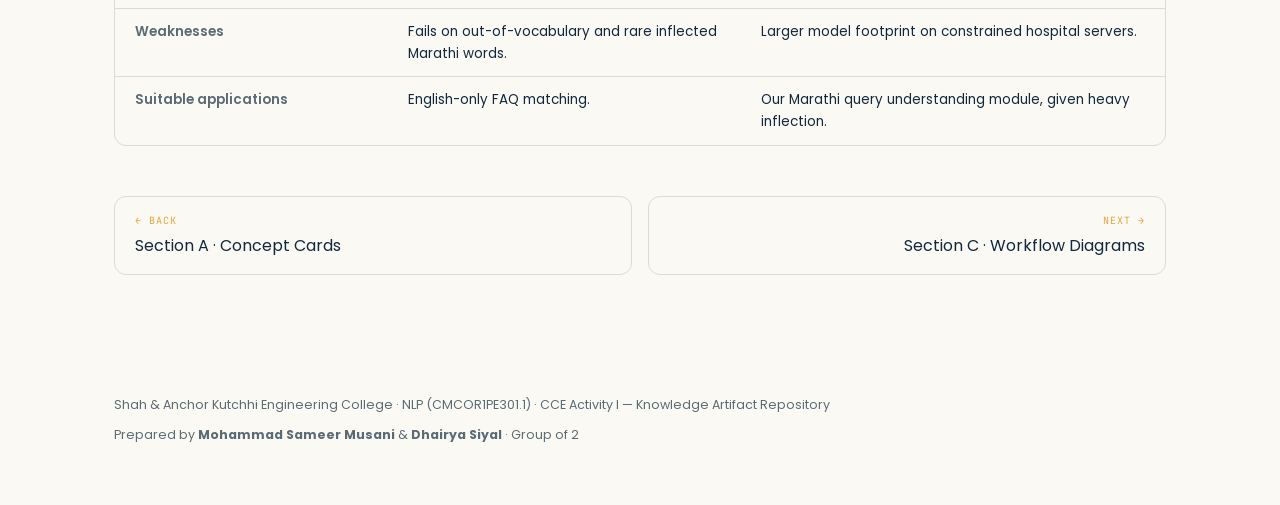
<file: section-b.html>
<!DOCTYPE html>
<html lang="en">
<head>
<meta charset="UTF-8">
<meta name="viewport" content="width=device-width, initial-scale=1.0">
<title>Section B · Comparative Analysis — NLP Knowledge Repository</title>
<link rel="preconnect" href="https://fonts.googleapis.com">
<link href="https://fonts.googleapis.com/css2?family=Tiro+Devanagari+Marathi&family=Poppins:wght@300;400;500;600;700&family=JetBrains+Mono:wght@400;500;600&display=swap" rel="stylesheet">
<link rel="stylesheet" href="style.css">
</head>
<body>

<nav class="topnav">
  <a href="index.html" class="brand">NLP <span>Knowledge Repository</span> · CCE-1</a>
  <button class="navtoggle">Menu</button>
  <ul>
    <li><a href="index.html" class="link">Home</a></li>
    <li><a href="section-a.html" class="link">A · Concepts</a></li>
    <li><a href="section-b.html" class="link active">B · Comparisons</a></li>
    <li><a href="section-c.html" class="link">C · Workflows</a></li>
    <li><a href="section-d.html" class="link">D · Applications</a></li>
    <li><a href="section-e.html" class="link">E · Research</a></li>
    <li><a href="sustainability.html" class="link">Sustainability</a></li>
    <li><a href="contribution.html" class="link">Contributions</a></li>
    <li><a href="https://github.com/musanisameer668-creator/NPL-HOSPITAL-CHATBOT" target="_blank" rel="noopener" class="gh-btn"><svg viewBox="0 0 16 16" fill="currentColor" xmlns="http://www.w3.org/2000/svg"><path d="M8 0C3.58 0 0 3.58 0 8c0 3.54 2.29 6.53 5.47 7.59.4.07.55-.17.55-.38 0-.19-.01-.82-.01-1.49-2.01.37-2.53-.49-2.69-.94-.09-.23-.48-.94-.82-1.13-.28-.15-.68-.52-.01-.53.63-.01 1.08.58 1.23.82.72 1.21 1.87.87 2.33.66.07-.52.28-.87.51-1.07-1.78-.2-3.64-.89-3.64-3.95 0-.87.31-1.59.82-2.15-.08-.2-.36-1.02.08-2.12 0 0 .67-.21 2.2.82.64-.18 1.32-.27 2-.27.68 0 1.36.09 2 .27 1.53-1.04 2.2-.82 2.2-.82.44 1.1.16 1.92.08 2.12.51.56.82 1.27.82 2.15 0 3.07-1.87 3.75-3.65 3.95.29.25.54.73.54 1.48 0 1.07-.01 1.93-.01 2.2 0 .21.15.46.55.38A8.01 8.01 0 0 0 16 8c0-4.42-3.58-8-8-8z"/></svg>GitHub</a></li>
  </ul>
</nav>

<div class="pagehead">
  <div class="eyebrow">Repository Structure · Section B</div>
  <h1><span class="sec-num">B ·</span>Comparative Analysis<span class="mr">तुलनात्मक विश्लेषण</span></h1>
  <p class="lede">Three comparisons, each judged on working mechanism, computational complexity, strengths, weaknesses, and where it fits in our chatbot's pipeline.</p>
</div>

<main>

  <div class="compare">
    <div class="head">Stemming vs Lemmatization <span>choosing how to normalize Marathi/English patient text</span></div>
    <table>
      <tr><th>Criteria</th><th>Stemming</th><th>Lemmatization</th></tr>
      <tr><td>Working mechanism</td><td>Rule-based suffix stripping, no grammar knowledge.</td><td>Dictionary + POS-aware reduction to a valid base word.</td></tr>
      <tr><td>Computational complexity</td><td>Very low — simple string rules.</td><td>Higher — needs a lexicon/morphological analyzer.</td></tr>
      <tr><td>Strengths</td><td>Fast, no resources needed, fine for quick keyword matching.</td><td>Linguistically accurate, safer for a language as inflected as Marathi.</td></tr>
      <tr><td>Weaknesses</td><td>Produces malformed roots; unreliable for Marathi without a custom stemmer.</td><td>Slower; depends on availability of a good Marathi lexical resource.</td></tr>
      <tr><td>Suitable applications</td><td>Quick English keyword search over FAQs.</td><td>Our chatbot's intent parser, where meaning must stay intact.</td></tr>
    </table>
  </div>

  <div class="compare">
    <div class="head">TF vs TF-IDF <span>weighting words for intent scoring</span></div>
    <table>
      <tr><th>Criteria</th><th>TF</th><th>TF-IDF</th></tr>
      <tr><td>Working mechanism</td><td>Counts term frequency within one query.</td><td>Multiplies TF by how rare the term is across all past queries.</td></tr>
      <tr><td>Computational complexity</td><td>O(n) per document, minimal memory.</td><td>Slightly higher — needs corpus-wide document frequency stats.</td></tr>
      <tr><td>Strengths</td><td>Simple, cheap, works with very small data.</td><td>Filters out generic words automatically; better discrimination.</td></tr>
      <tr><td>Weaknesses</td><td>Common words dominate unless stop-words are removed first.</td><td>Needs a representative historical query log to be accurate.</td></tr>
      <tr><td>Suitable applications</td><td>Prototyping on day one with almost no data.</td><td>Production department-routing classifier once we have query logs.</td></tr>
    </table>
  </div>

  <div class="compare">
    <div class="head">Word2Vec vs FastText <span>embeddings for a morphologically rich language</span></div>
    <table>
      <tr><th>Criteria</th><th>Word2Vec</th><th>FastText</th></tr>
      <tr><td>Working mechanism</td><td>Learns one vector per whole word from context.</td><td>Learns vectors for character n-grams and sums them per word.</td></tr>
      <tr><td>Computational complexity</td><td>Lower memory, faster training.</td><td>Higher memory (n-gram tables), slightly slower training.</td></tr>
      <tr><td>Strengths</td><td>Strong semantic analogies on well-represented words.</td><td>Handles Marathi's many inflected forms and unseen/rare words gracefully.</td></tr>
      <tr><td>Weaknesses</td><td>Fails on out-of-vocabulary and rare inflected Marathi words.</td><td>Larger model footprint on constrained hospital servers.</td></tr>
      <tr><td>Suitable applications</td><td>English-only FAQ matching.</td><td>Our Marathi query understanding module, given heavy inflection.</td></tr>
    </table>
  </div>

  <div class="pagenav">
    <a class="prev" href="section-a.html"><span class="lbl">← Back</span>Section A · Concept Cards</a>
    <a class="next" href="section-c.html"><span class="lbl">Next →</span>Section C · Workflow Diagrams</a>
  </div>

</main>

<footer>
  <div>Shah &amp; Anchor Kutchhi Engineering College · NLP (CMCOR1PE301.1) · CCE Activity I — Knowledge Artifact Repository</div>
  <div style="margin-top:10px;">Prepared by <strong>Mohammad Sameer Musani</strong> &amp; <strong>Dhairya Siyal</strong> · Group of 2</div>
</footer>

<script src="script.js"></script>
</body>
</html>
</file>
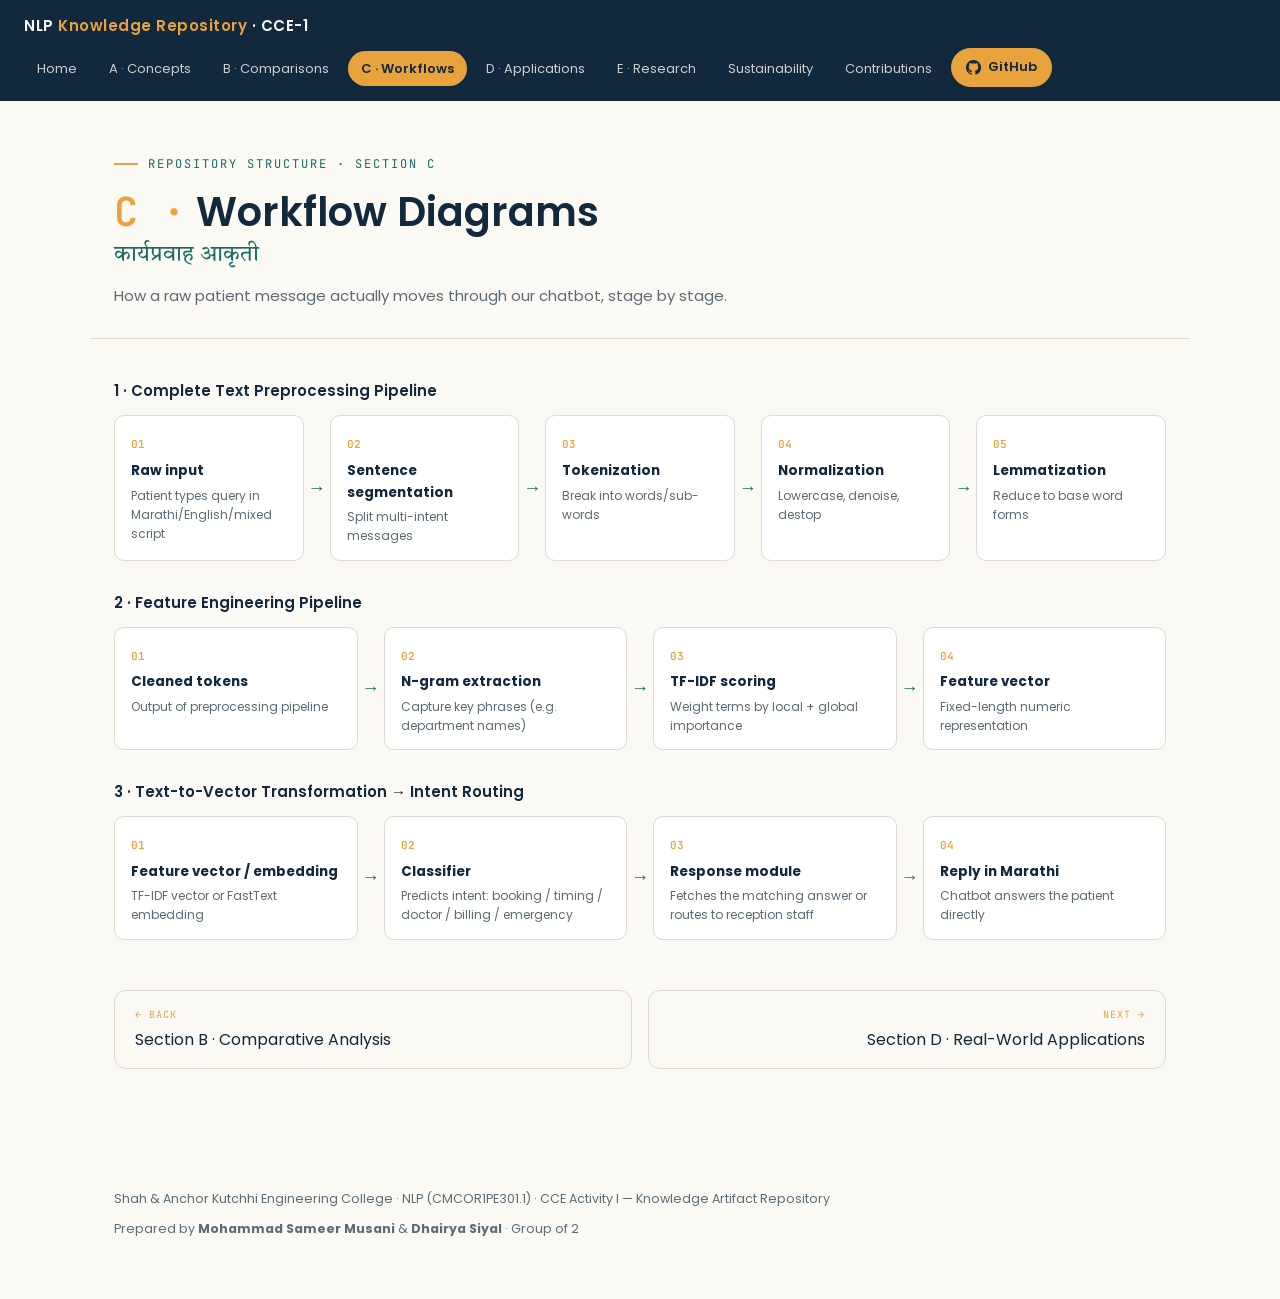
<file: section-c.html>
<!DOCTYPE html>
<html lang="en">
<head>
<meta charset="UTF-8">
<meta name="viewport" content="width=device-width, initial-scale=1.0">
<title>Section C · Workflow Diagrams — NLP Knowledge Repository</title>
<link rel="preconnect" href="https://fonts.googleapis.com">
<link href="https://fonts.googleapis.com/css2?family=Tiro+Devanagari+Marathi&family=Poppins:wght@300;400;500;600;700&family=JetBrains+Mono:wght@400;500;600&display=swap" rel="stylesheet">
<link rel="stylesheet" href="style.css">
</head>
<body>

<nav class="topnav">
  <a href="index.html" class="brand">NLP <span>Knowledge Repository</span> · CCE-1</a>
  <button class="navtoggle">Menu</button>
  <ul>
    <li><a href="index.html" class="link">Home</a></li>
    <li><a href="section-a.html" class="link">A · Concepts</a></li>
    <li><a href="section-b.html" class="link">B · Comparisons</a></li>
    <li><a href="section-c.html" class="link active">C · Workflows</a></li>
    <li><a href="section-d.html" class="link">D · Applications</a></li>
    <li><a href="section-e.html" class="link">E · Research</a></li>
    <li><a href="sustainability.html" class="link">Sustainability</a></li>
    <li><a href="contribution.html" class="link">Contributions</a></li>
    <li><a href="https://github.com/musanisameer668-creator/NPL-HOSPITAL-CHATBOT" target="_blank" rel="noopener" class="gh-btn"><svg viewBox="0 0 16 16" fill="currentColor" xmlns="http://www.w3.org/2000/svg"><path d="M8 0C3.58 0 0 3.58 0 8c0 3.54 2.29 6.53 5.47 7.59.4.07.55-.17.55-.38 0-.19-.01-.82-.01-1.49-2.01.37-2.53-.49-2.69-.94-.09-.23-.48-.94-.82-1.13-.28-.15-.68-.52-.01-.53.63-.01 1.08.58 1.23.82.72 1.21 1.87.87 2.33.66.07-.52.28-.87.51-1.07-1.78-.2-3.64-.89-3.64-3.95 0-.87.31-1.59.82-2.15-.08-.2-.36-1.02.08-2.12 0 0 .67-.21 2.2.82.64-.18 1.32-.27 2-.27.68 0 1.36.09 2 .27 1.53-1.04 2.2-.82 2.2-.82.44 1.1.16 1.92.08 2.12.51.56.82 1.27.82 2.15 0 3.07-1.87 3.75-3.65 3.95.29.25.54.73.54 1.48 0 1.07-.01 1.93-.01 2.2 0 .21.15.46.55.38A8.01 8.01 0 0 0 16 8c0-4.42-3.58-8-8-8z"/></svg>GitHub</a></li>
  </ul>
</nav>

<div class="pagehead">
  <div class="eyebrow">Repository Structure · Section C</div>
  <h1><span class="sec-num">C ·</span>Workflow Diagrams<span class="mr">कार्यप्रवाह आकृती</span></h1>
  <p class="lede">How a raw patient message actually moves through our chatbot, stage by stage.</p>
</div>

<main>

  <div class="flow-title">1 · Complete Text Preprocessing Pipeline</div>
  <div class="flow">
    <div class="step"><span class="n">01</span><h5>Raw input</h5><p>Patient types query in Marathi/English/mixed script</p></div>
    <div class="arrow">→</div>
    <div class="step"><span class="n">02</span><h5>Sentence segmentation</h5><p>Split multi-intent messages</p></div>
    <div class="arrow">→</div>
    <div class="step"><span class="n">03</span><h5>Tokenization</h5><p>Break into words/sub-words</p></div>
    <div class="arrow">→</div>
    <div class="step"><span class="n">04</span><h5>Normalization</h5><p>Lowercase, denoise, destop</p></div>
    <div class="arrow">→</div>
    <div class="step"><span class="n">05</span><h5>Lemmatization</h5><p>Reduce to base word forms</p></div>
  </div>

  <div class="flow-title">2 · Feature Engineering Pipeline</div>
  <div class="flow">
    <div class="step"><span class="n">01</span><h5>Cleaned tokens</h5><p>Output of preprocessing pipeline</p></div>
    <div class="arrow">→</div>
    <div class="step"><span class="n">02</span><h5>N-gram extraction</h5><p>Capture key phrases (e.g. department names)</p></div>
    <div class="arrow">→</div>
    <div class="step"><span class="n">03</span><h5>TF-IDF scoring</h5><p>Weight terms by local + global importance</p></div>
    <div class="arrow">→</div>
    <div class="step"><span class="n">04</span><h5>Feature vector</h5><p>Fixed-length numeric representation</p></div>
  </div>

  <div class="flow-title">3 · Text-to-Vector Transformation → Intent Routing</div>
  <div class="flow">
    <div class="step"><span class="n">01</span><h5>Feature vector / embedding</h5><p>TF-IDF vector or FastText embedding</p></div>
    <div class="arrow">→</div>
    <div class="step"><span class="n">02</span><h5>Classifier</h5><p>Predicts intent: booking / timing / doctor / billing / emergency</p></div>
    <div class="arrow">→</div>
    <div class="step"><span class="n">03</span><h5>Response module</h5><p>Fetches the matching answer or routes to reception staff</p></div>
    <div class="arrow">→</div>
    <div class="step"><span class="n">04</span><h5>Reply in Marathi</h5><p>Chatbot answers the patient directly</p></div>
  </div>

  <div class="pagenav">
    <a class="prev" href="section-b.html"><span class="lbl">← Back</span>Section B · Comparative Analysis</a>
    <a class="next" href="section-d.html"><span class="lbl">Next →</span>Section D · Real-World Applications</a>
  </div>

</main>

<footer>
  <div>Shah &amp; Anchor Kutchhi Engineering College · NLP (CMCOR1PE301.1) · CCE Activity I — Knowledge Artifact Repository</div>
  <div style="margin-top:10px;">Prepared by <strong>Mohammad Sameer Musani</strong> &amp; <strong>Dhairya Siyal</strong> · Group of 2</div>
</footer>

<script src="script.js"></script>
</body>
</html>
</file>
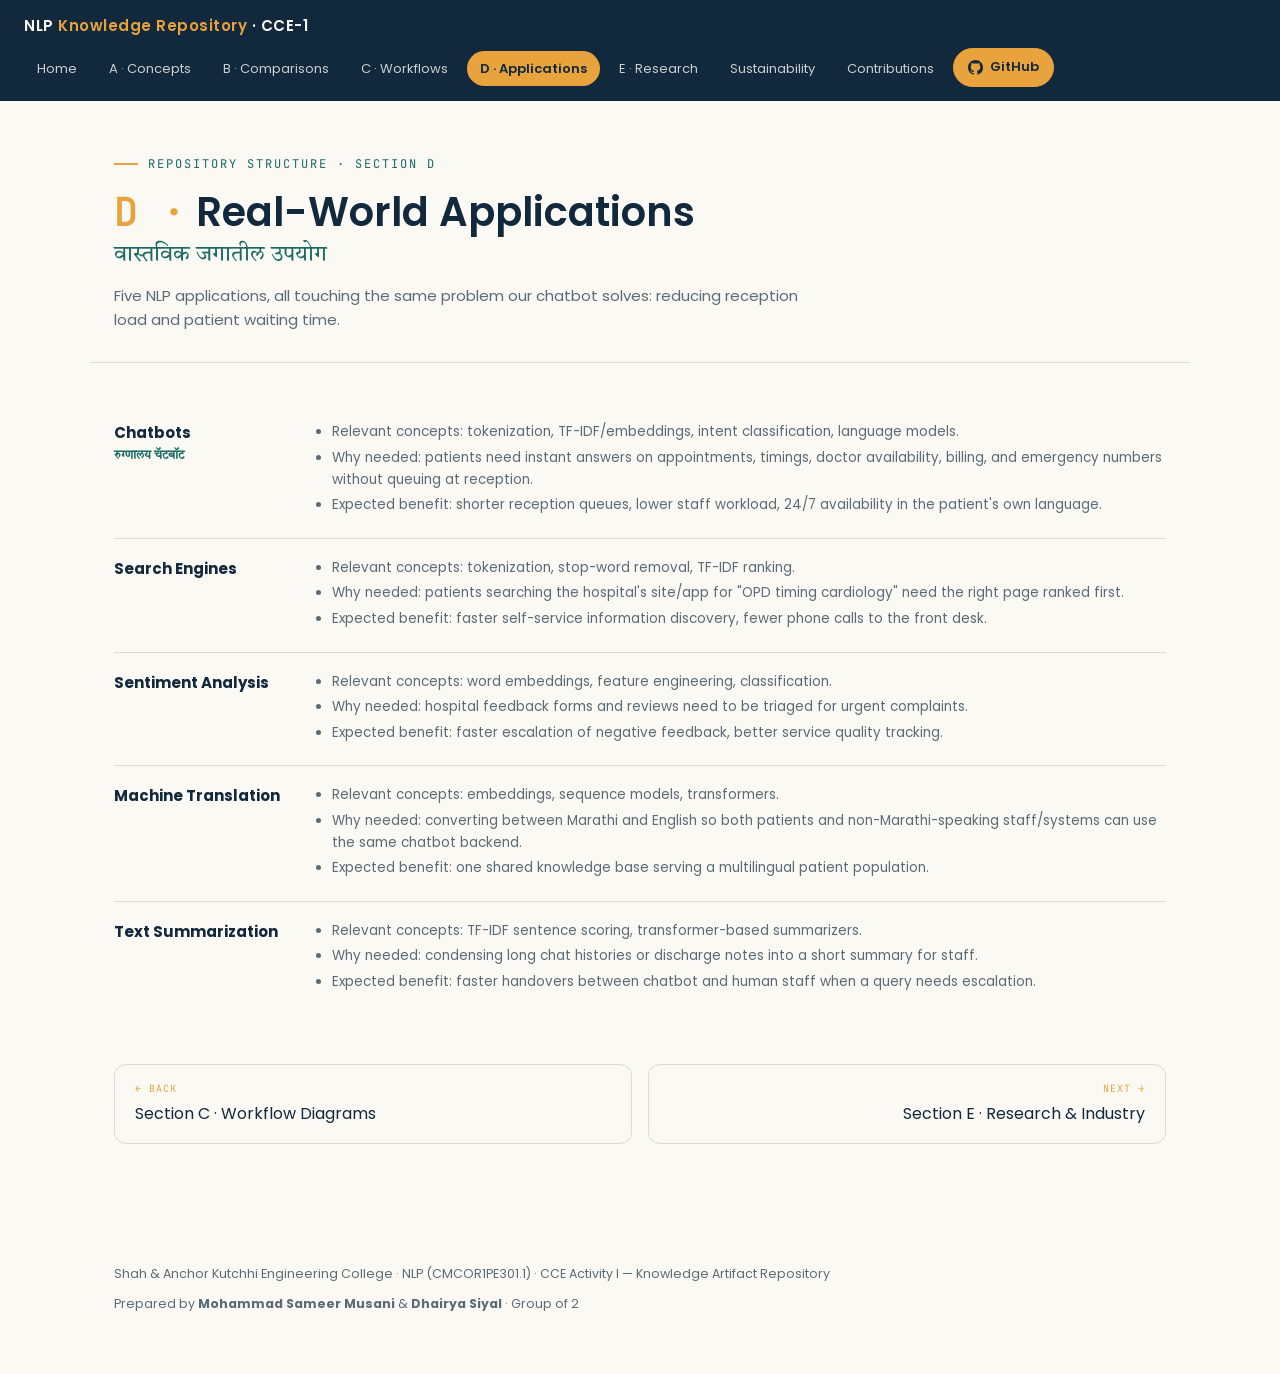
<file: section-d.html>
<!DOCTYPE html>
<html lang="en">
<head>
<meta charset="UTF-8">
<meta name="viewport" content="width=device-width, initial-scale=1.0">
<title>Section D · Real-World Applications — NLP Knowledge Repository</title>
<link rel="preconnect" href="https://fonts.googleapis.com">
<link href="https://fonts.googleapis.com/css2?family=Tiro+Devanagari+Marathi&family=Poppins:wght@300;400;500;600;700&family=JetBrains+Mono:wght@400;500;600&display=swap" rel="stylesheet">
<link rel="stylesheet" href="style.css">
</head>
<body>

<nav class="topnav">
  <a href="index.html" class="brand">NLP <span>Knowledge Repository</span> · CCE-1</a>
  <button class="navtoggle">Menu</button>
  <ul>
    <li><a href="index.html" class="link">Home</a></li>
    <li><a href="section-a.html" class="link">A · Concepts</a></li>
    <li><a href="section-b.html" class="link">B · Comparisons</a></li>
    <li><a href="section-c.html" class="link">C · Workflows</a></li>
    <li><a href="section-d.html" class="link active">D · Applications</a></li>
    <li><a href="section-e.html" class="link">E · Research</a></li>
    <li><a href="sustainability.html" class="link">Sustainability</a></li>
    <li><a href="contribution.html" class="link">Contributions</a></li>
    <li><a href="https://github.com/musanisameer668-creator/NPL-HOSPITAL-CHATBOT" target="_blank" rel="noopener" class="gh-btn"><svg viewBox="0 0 16 16" fill="currentColor" xmlns="http://www.w3.org/2000/svg"><path d="M8 0C3.58 0 0 3.58 0 8c0 3.54 2.29 6.53 5.47 7.59.4.07.55-.17.55-.38 0-.19-.01-.82-.01-1.49-2.01.37-2.53-.49-2.69-.94-.09-.23-.48-.94-.82-1.13-.28-.15-.68-.52-.01-.53.63-.01 1.08.58 1.23.82.72 1.21 1.87.87 2.33.66.07-.52.28-.87.51-1.07-1.78-.2-3.64-.89-3.64-3.95 0-.87.31-1.59.82-2.15-.08-.2-.36-1.02.08-2.12 0 0 .67-.21 2.2.82.64-.18 1.32-.27 2-.27.68 0 1.36.09 2 .27 1.53-1.04 2.2-.82 2.2-.82.44 1.1.16 1.92.08 2.12.51.56.82 1.27.82 2.15 0 3.07-1.87 3.75-3.65 3.95.29.25.54.73.54 1.48 0 1.07-.01 1.93-.01 2.2 0 .21.15.46.55.38A8.01 8.01 0 0 0 16 8c0-4.42-3.58-8-8-8z"/></svg>GitHub</a></li>
  </ul>
</nav>

<div class="pagehead">
  <div class="eyebrow">Repository Structure · Section D</div>
  <h1><span class="sec-num">D ·</span>Real-World Applications<span class="mr">वास्तविक जगातील उपयोग</span></h1>
  <p class="lede">Five NLP applications, all touching the same problem our chatbot solves: reducing reception load and patient waiting time.</p>
</div>

<main>

  <div class="app-row">
    <div><h4>Chatbots<span class="mr">रुग्णालय चॅटबॉट</span></h4></div>
    <ul>
      <li>Relevant concepts: tokenization, TF-IDF/embeddings, intent classification, language models.</li>
      <li>Why needed: patients need instant answers on appointments, timings, doctor availability, billing, and emergency numbers without queuing at reception.</li>
      <li>Expected benefit: shorter reception queues, lower staff workload, 24/7 availability in the patient's own language.</li>
    </ul>
  </div>
  <div class="app-row">
    <div><h4>Search Engines</h4></div>
    <ul>
      <li>Relevant concepts: tokenization, stop-word removal, TF-IDF ranking.</li>
      <li>Why needed: patients searching the hospital's site/app for "OPD timing cardiology" need the right page ranked first.</li>
      <li>Expected benefit: faster self-service information discovery, fewer phone calls to the front desk.</li>
    </ul>
  </div>
  <div class="app-row">
    <div><h4>Sentiment Analysis</h4></div>
    <ul>
      <li>Relevant concepts: word embeddings, feature engineering, classification.</li>
      <li>Why needed: hospital feedback forms and reviews need to be triaged for urgent complaints.</li>
      <li>Expected benefit: faster escalation of negative feedback, better service quality tracking.</li>
    </ul>
  </div>
  <div class="app-row">
    <div><h4>Machine Translation</h4></div>
    <ul>
      <li>Relevant concepts: embeddings, sequence models, transformers.</li>
      <li>Why needed: converting between Marathi and English so both patients and non-Marathi-speaking staff/systems can use the same chatbot backend.</li>
      <li>Expected benefit: one shared knowledge base serving a multilingual patient population.</li>
    </ul>
  </div>
  <div class="app-row">
    <div><h4>Text Summarization</h4></div>
    <ul>
      <li>Relevant concepts: TF-IDF sentence scoring, transformer-based summarizers.</li>
      <li>Why needed: condensing long chat histories or discharge notes into a short summary for staff.</li>
      <li>Expected benefit: faster handovers between chatbot and human staff when a query needs escalation.</li>
    </ul>
  </div>

  <div class="pagenav">
    <a class="prev" href="section-c.html"><span class="lbl">← Back</span>Section C · Workflow Diagrams</a>
    <a class="next" href="section-e.html"><span class="lbl">Next →</span>Section E · Research &amp; Industry</a>
  </div>

</main>

<footer>
  <div>Shah &amp; Anchor Kutchhi Engineering College · NLP (CMCOR1PE301.1) · CCE Activity I — Knowledge Artifact Repository</div>
  <div style="margin-top:10px;">Prepared by <strong>Mohammad Sameer Musani</strong> &amp; <strong>Dhairya Siyal</strong> · Group of 2</div>
</footer>

<script src="script.js"></script>
</body>
</html>
</file>
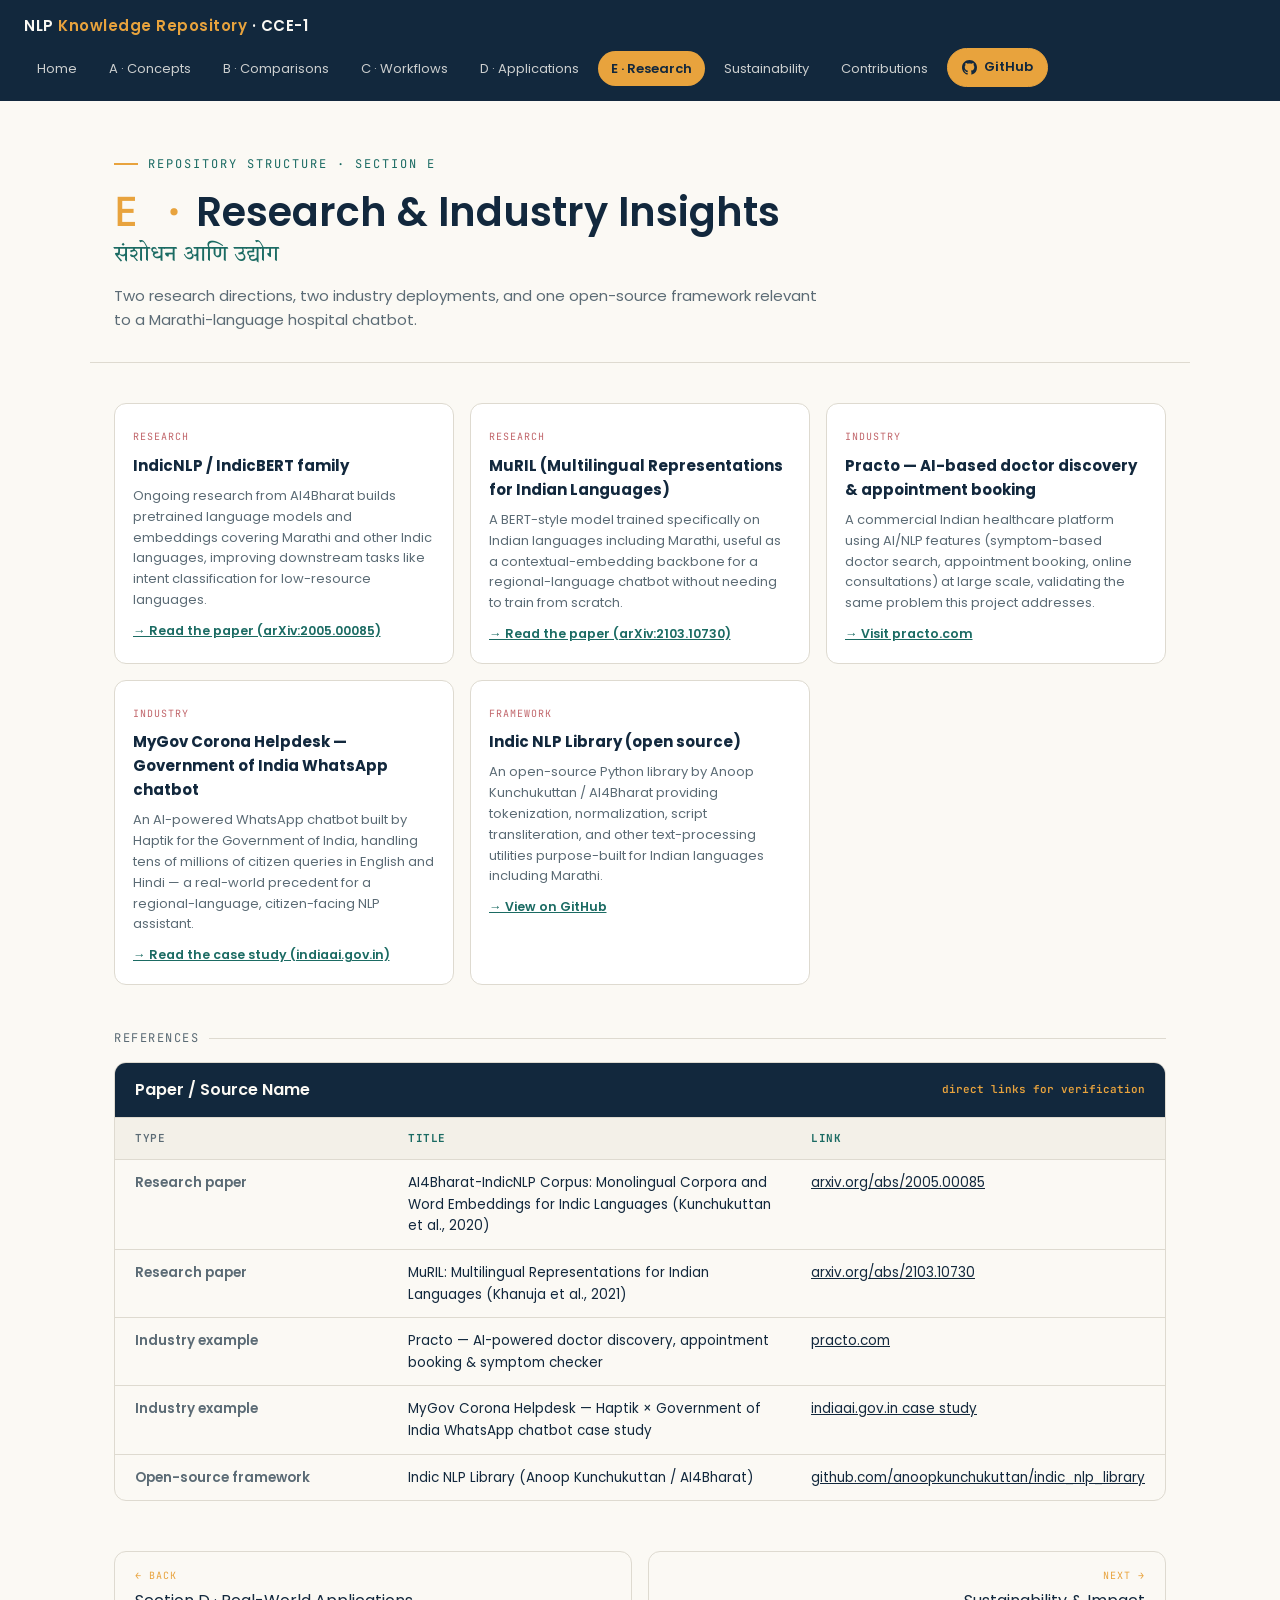
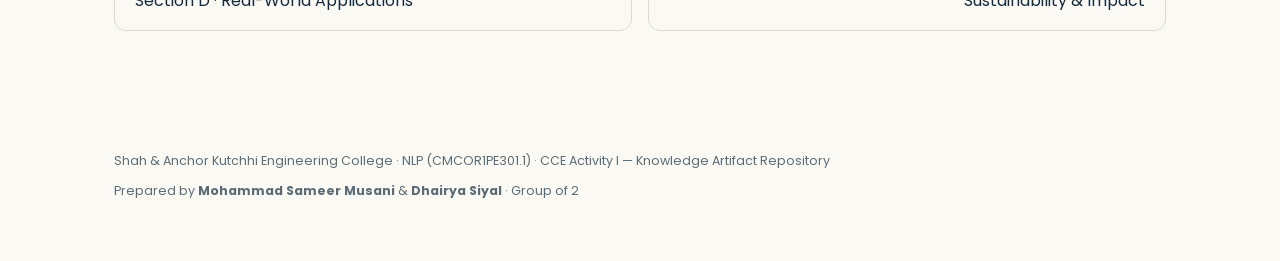
<file: section-e.html>
<!DOCTYPE html>
<html lang="en">
<head>
<meta charset="UTF-8">
<meta name="viewport" content="width=device-width, initial-scale=1.0">
<title>Section E · Research &amp; Industry Insights — NLP Knowledge Repository</title>
<link rel="preconnect" href="https://fonts.googleapis.com">
<link href="https://fonts.googleapis.com/css2?family=Tiro+Devanagari+Marathi&family=Poppins:wght@300;400;500;600;700&family=JetBrains+Mono:wght@400;500;600&display=swap" rel="stylesheet">
<link rel="stylesheet" href="style.css">
</head>
<body>

<nav class="topnav">
  <a href="index.html" class="brand">NLP <span>Knowledge Repository</span> · CCE-1</a>
  <button class="navtoggle">Menu</button>
  <ul>
    <li><a href="index.html" class="link">Home</a></li>
    <li><a href="section-a.html" class="link">A · Concepts </a></li>
    <li><a href="section-b.html" class="link">B · Comparisons</a></li>
    <li><a href="section-c.html" class="link">C · Workflows</a></li>
    <li><a href="section-d.html" class="link">D · Applications</a></li>
    <li><a href="section-e.html" class="link active">E · Research</a></li>
    <li><a href="sustainability.html" class="link">Sustainability</a></li>
    <li><a href="contribution.html" class="link">Contributions</a></li>
    <li><a href="https://github.com/musanisameer668-creator/NPL-HOSPITAL-CHATBOT" target="_blank" rel="noopener" class="gh-btn"><svg viewBox="0 0 16 16" fill="currentColor" xmlns="http://www.w3.org/2000/svg"><path d="M8 0C3.58 0 0 3.58 0 8c0 3.54 2.29 6.53 5.47 7.59.4.07.55-.17.55-.38 0-.19-.01-.82-.01-1.49-2.01.37-2.53-.49-2.69-.94-.09-.23-.48-.94-.82-1.13-.28-.15-.68-.52-.01-.53.63-.01 1.08.58 1.23.82.72 1.21 1.87.87 2.33.66.07-.52.28-.87.51-1.07-1.78-.2-3.64-.89-3.64-3.95 0-.87.31-1.59.82-2.15-.08-.2-.36-1.02.08-2.12 0 0 .67-.21 2.2.82.64-.18 1.32-.27 2-.27.68 0 1.36.09 2 .27 1.53-1.04 2.2-.82 2.2-.82.44 1.1.16 1.92.08 2.12.51.56.82 1.27.82 2.15 0 3.07-1.87 3.75-3.65 3.95.29.25.54.73.54 1.48 0 1.07-.01 1.93-.01 2.2 0 .21.15.46.55.38A8.01 8.01 0 0 0 16 8c0-4.42-3.58-8-8-8z"/></svg>GitHub</a></li>
  </ul>
</nav>

<div class="pagehead">
  <div class="eyebrow">Repository Structure · Section E</div>
  <h1><span class="sec-num">E ·</span>Research &amp; Industry Insights<span class="mr">संशोधन आणि उद्योग</span></h1>
  <p class="lede">Two research directions, two industry deployments, and one open-source framework relevant to a Marathi-language hospital chatbot.</p>
</div>

<main>

  <div class="research-grid">
    <div class="rcard">
      <span class="tag">Research</span>
      <h4>IndicNLP / IndicBERT family</h4>
      <p>Ongoing research from AI4Bharat builds pretrained language models and embeddings covering Marathi and other Indic languages, improving downstream tasks like intent classification for low-resource languages.</p>
      <p style="margin-top:10px;"><a href="https://arxiv.org/abs/2005.00085" target="_blank" rel="noopener" style="color:var(--teal); font-weight:600; font-size:12.5px;">→ Read the paper (arXiv:2005.00085)</a></p>
    </div>
    <div class="rcard">
      <span class="tag">Research</span>
      <h4>MuRIL (Multilingual Representations for Indian Languages)</h4>
      <p>A BERT-style model trained specifically on Indian languages including Marathi, useful as a contextual-embedding backbone for a regional-language chatbot without needing to train from scratch.</p>
      <p style="margin-top:10px;"><a href="https://arxiv.org/abs/2103.10730" target="_blank" rel="noopener" style="color:var(--teal); font-weight:600; font-size:12.5px;">→ Read the paper (arXiv:2103.10730)</a></p>
    </div>
    <div class="rcard">
      <span class="tag">Industry</span>
      <h4>Practo — AI-based doctor discovery &amp; appointment booking</h4>
      <p>A commercial Indian healthcare platform using AI/NLP features (symptom-based doctor search, appointment booking, online consultations) at large scale, validating the same problem this project addresses.</p>
      <p style="margin-top:10px;"><a href="https://www.practo.com/" target="_blank" rel="noopener" style="color:var(--teal); font-weight:600; font-size:12.5px;">→ Visit practo.com</a></p>
    </div>
    <div class="rcard">
      <span class="tag">Industry</span>
      <h4>MyGov Corona Helpdesk — Government of India WhatsApp chatbot</h4>
      <p>An AI-powered WhatsApp chatbot built by Haptik for the Government of India, handling tens of millions of citizen queries in English and Hindi — a real-world precedent for a regional-language, citizen-facing NLP assistant.</p>
      <p style="margin-top:10px;"><a href="https://indiaai.gov.in/case-study/india-s-ai-enabled-covid-19-helpdesk-to-suppress-misinformation" target="_blank" rel="noopener" style="color:var(--teal); font-weight:600; font-size:12.5px;">→ Read the case study (indiaai.gov.in)</a></p>
    </div>
    <div class="rcard">
      <span class="tag">Framework</span>
      <h4>Indic NLP Library (open source)</h4>
      <p>An open-source Python library by Anoop Kunchukuttan / AI4Bharat providing tokenization, normalization, script transliteration, and other text-processing utilities purpose-built for Indian languages including Marathi.</p>
      <p style="margin-top:10px;"><a href="https://github.com/anoopkunchukuttan/indic_nlp_library" target="_blank" rel="noopener" style="color:var(--teal); font-weight:600; font-size:12.5px;">→ View on GitHub</a></p>
    </div>
  </div>

  <div class="subgroup" style="margin-top:44px;">References</div>
  <div class="compare">
    <div class="head">Paper / Source Name <span>direct links for verification</span></div>
    <table>
      <tr><th>Type</th><th>Title</th><th>Link</th></tr>
      <tr><td>Research paper</td><td>AI4Bharat-IndicNLP Corpus: Monolingual Corpora and Word Embeddings for Indic Languages (Kunchukuttan et al., 2020)</td><td><a href="https://arxiv.org/abs/2005.00085" target="_blank" rel="noopener">arxiv.org/abs/2005.00085</a></td></tr>
      <tr><td>Research paper</td><td>MuRIL: Multilingual Representations for Indian Languages (Khanuja et al., 2021)</td><td><a href="https://arxiv.org/abs/2103.10730" target="_blank" rel="noopener">arxiv.org/abs/2103.10730</a></td></tr>
      <tr><td>Industry example</td><td>Practo — AI-powered doctor discovery, appointment booking &amp; symptom checker</td><td><a href="https://www.practo.com/" target="_blank" rel="noopener">practo.com</a></td></tr>
      <tr><td>Industry example</td><td>MyGov Corona Helpdesk — Haptik × Government of India WhatsApp chatbot case study</td><td><a href="https://indiaai.gov.in/case-study/india-s-ai-enabled-covid-19-helpdesk-to-suppress-misinformation" target="_blank" rel="noopener">indiaai.gov.in case study</a></td></tr>
      <tr><td>Open-source framework</td><td>Indic NLP Library (Anoop Kunchukuttan / AI4Bharat)</td><td><a href="https://github.com/anoopkunchukuttan/indic_nlp_library" target="_blank" rel="noopener">github.com/anoopkunchukuttan/indic_nlp_library</a></td></tr>
    </table>
  </div>

  <div class="pagenav">
    <a class="prev" href="section-d.html"><span class="lbl">← Back</span>Section D · Real-World Applications</a>
    <a class="next" href="sustainability.html"><span class="lbl">Next →</span>Sustainability &amp; Impact</a>
  </div>

</main>

<footer>
  <div>Shah &amp; Anchor Kutchhi Engineering College · NLP (CMCOR1PE301.1) · CCE Activity I — Knowledge Artifact Repository</div>
  <div style="margin-top:10px;">Prepared by <strong>Mohammad Sameer Musani</strong> &amp; <strong>Dhairya Siyal</strong> · Group of 2</div>
</footer>

<script src="script.js"></script>
</body>
</html>
</file>
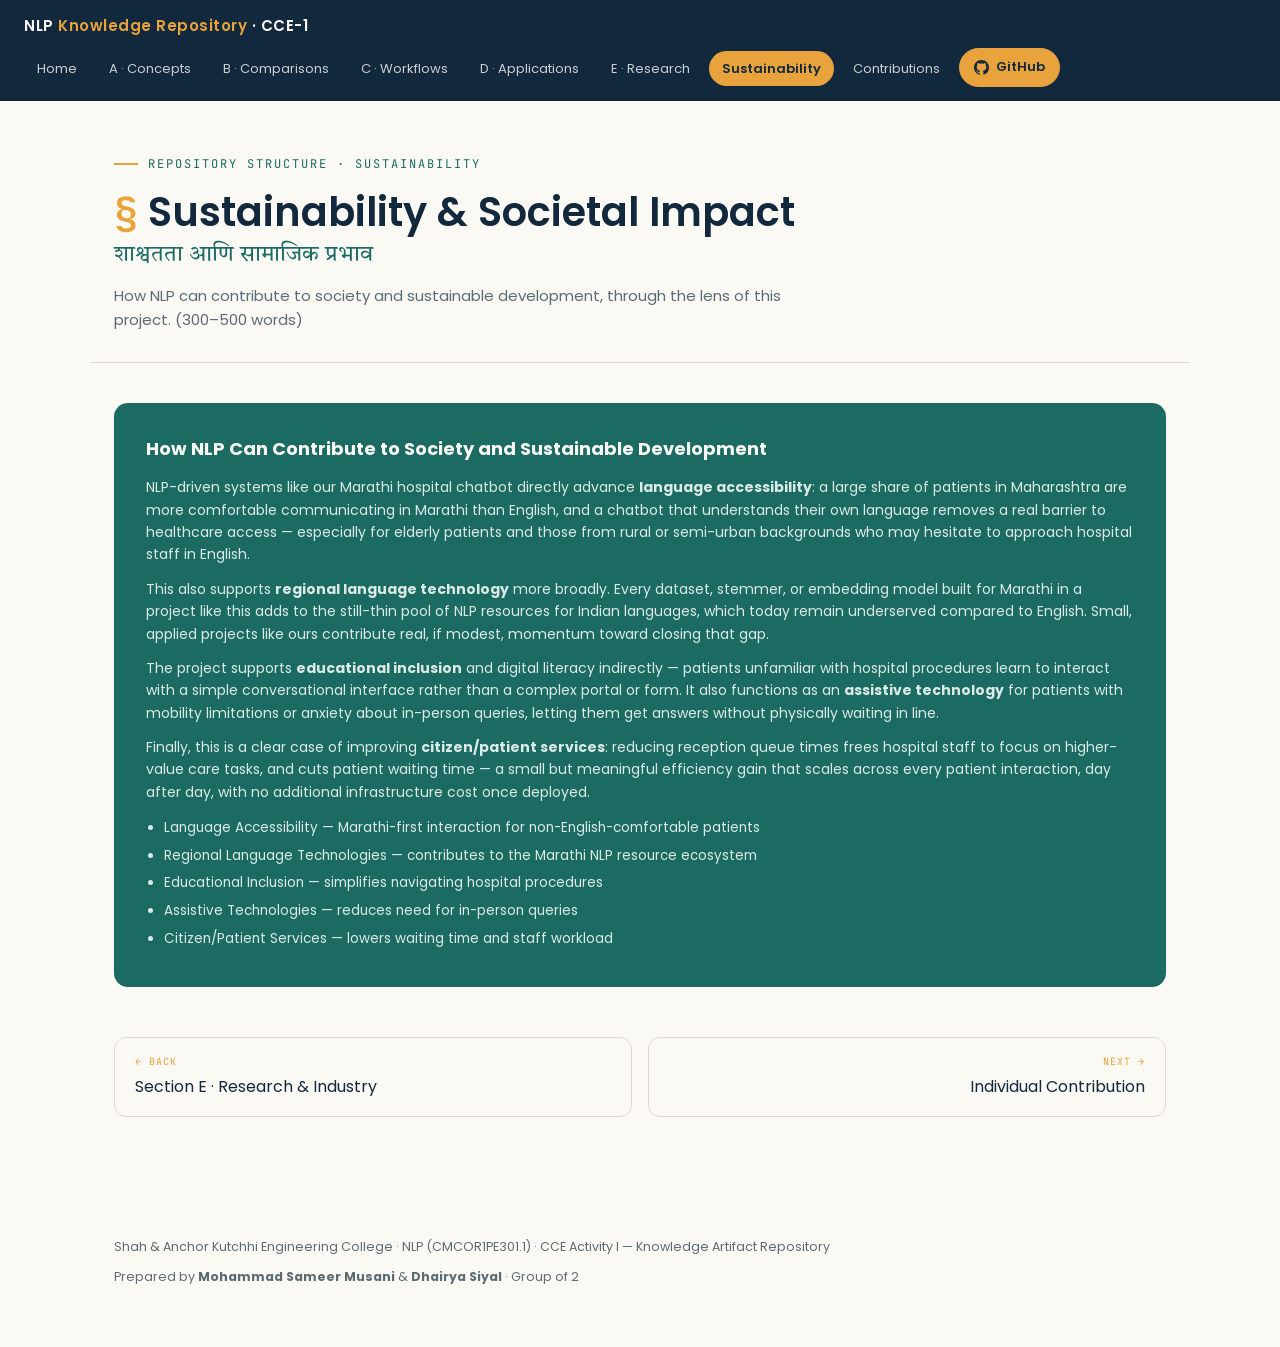
<file: sustainability.html>
<!DOCTYPE html>
<html lang="en">
<head>
<meta charset="UTF-8">
<meta name="viewport" content="width=device-width, initial-scale=1.0">
<title>Sustainability &amp; Societal Impact — NLP Knowledge Repository</title>
<link rel="preconnect" href="https://fonts.googleapis.com">
<link href="https://fonts.googleapis.com/css2?family=Tiro+Devanagari+Marathi&family=Poppins:wght@300;400;500;600;700&family=JetBrains+Mono:wght@400;500;600&display=swap" rel="stylesheet">
<link rel="stylesheet" href="style.css">
</head>
<body>

<nav class="topnav">
  <a href="index.html" class="brand">NLP <span>Knowledge Repository</span> · CCE-1</a>
  <button class="navtoggle">Menu</button>
  <ul>
    <li><a href="index.html" class="link">Home</a></li>
    <li><a href="section-a.html" class="link">A · Concepts</a></li>
    <li><a href="section-b.html" class="link">B · Comparisons</a></li>
    <li><a href="section-c.html" class="link">C · Workflows</a></li>
    <li><a href="section-d.html" class="link">D · Applications</a></li>
    <li><a href="section-e.html" class="link">E · Research</a></li>
    <li><a href="sustainability.html" class="link active">Sustainability</a></li>
    <li><a href="contribution.html" class="link">Contributions</a></li>
    <li><a href="https://github.com/musanisameer668-creator/NPL-HOSPITAL-CHATBOT" target="_blank" rel="noopener" class="gh-btn"><svg viewBox="0 0 16 16" fill="currentColor" xmlns="http://www.w3.org/2000/svg"><path d="M8 0C3.58 0 0 3.58 0 8c0 3.54 2.29 6.53 5.47 7.59.4.07.55-.17.55-.38 0-.19-.01-.82-.01-1.49-2.01.37-2.53-.49-2.69-.94-.09-.23-.48-.94-.82-1.13-.28-.15-.68-.52-.01-.53.63-.01 1.08.58 1.23.82.72 1.21 1.87.87 2.33.66.07-.52.28-.87.51-1.07-1.78-.2-3.64-.89-3.64-3.95 0-.87.31-1.59.82-2.15-.08-.2-.36-1.02.08-2.12 0 0 .67-.21 2.2.82.64-.18 1.32-.27 2-.27.68 0 1.36.09 2 .27 1.53-1.04 2.2-.82 2.2-.82.44 1.1.16 1.92.08 2.12.51.56.82 1.27.82 2.15 0 3.07-1.87 3.75-3.65 3.95.29.25.54.73.54 1.48 0 1.07-.01 1.93-.01 2.2 0 .21.15.46.55.38A8.01 8.01 0 0 0 16 8c0-4.42-3.58-8-8-8z"/></svg>GitHub</a></li>
  </ul>
</nav>

<div class="pagehead">
  <div class="eyebrow">Repository Structure · Sustainability</div>
  <h1><span class="sec-num">§</span>Sustainability &amp; Societal Impact<span class="mr">शाश्वतता आणि सामाजिक प्रभाव</span></h1>
  <p class="lede">How NLP can contribute to society and sustainable development, through the lens of this project. (300–500 words)</p>
</div>

<main>
  <div class="sustain">
    <h3>How NLP Can Contribute to Society and Sustainable Development</h3>
    <p>NLP-driven systems like our Marathi hospital chatbot directly advance <strong>language accessibility</strong>: a large share of patients in Maharashtra are more comfortable communicating in Marathi than English, and a chatbot that understands their own language removes a real barrier to healthcare access — especially for elderly patients and those from rural or semi-urban backgrounds who may hesitate to approach hospital staff in English.</p>
    <p>This also supports <strong>regional language technology</strong> more broadly. Every dataset, stemmer, or embedding model built for Marathi in a project like this adds to the still-thin pool of NLP resources for Indian languages, which today remain underserved compared to English. Small, applied projects like ours contribute real, if modest, momentum toward closing that gap.</p>
    <p>The project supports <strong>educational inclusion</strong> and digital literacy indirectly — patients unfamiliar with hospital procedures learn to interact with a simple conversational interface rather than a complex portal or form. It also functions as an <strong>assistive technology</strong> for patients with mobility limitations or anxiety about in-person queries, letting them get answers without physically waiting in line.</p>
    <p>Finally, this is a clear case of improving <strong>citizen/patient services</strong>: reducing reception queue times frees hospital staff to focus on higher-value care tasks, and cuts patient waiting time — a small but meaningful efficiency gain that scales across every patient interaction, day after day, with no additional infrastructure cost once deployed.</p>
    <ul>
      <li>Language Accessibility — Marathi-first interaction for non-English-comfortable patients</li>
      <li>Regional Language Technologies — contributes to the Marathi NLP resource ecosystem</li>
      <li>Educational Inclusion — simplifies navigating hospital procedures</li>
      <li>Assistive Technologies — reduces need for in-person queries</li>
      <li>Citizen/Patient Services — lowers waiting time and staff workload</li>
    </ul>
  </div>

  <div class="pagenav">
    <a class="prev" href="section-e.html"><span class="lbl">← Back</span>Section E · Research &amp; Industry</a>
    <a class="next" href="contribution.html"><span class="lbl">Next →</span>Individual Contribution</a>
  </div>
</main>

<footer>
  <div>Shah &amp; Anchor Kutchhi Engineering College · NLP (CMCOR1PE301.1) · CCE Activity I — Knowledge Artifact Repository</div>
  <div style="margin-top:10px;">Prepared by <strong>Mohammad Sameer Musani</strong> &amp; <strong>Dhairya Siyal</strong> · Group of 2</div>
</footer>

<script src="script.js"></script>
</body>
</html>
</file>
<file: style.css>
:root{
  --ink:#12283D;
  --paper:#FBF9F4;
  --marigold:#E8A33D;
  --teal:#1B6B63;
  --slate:#5B6B75;
  --rose:#C1666B;
  --line:#DEDAD0;
  --card:#FFFFFF;
}
*{box-sizing:border-box; margin:0; padding:0;}
html{scroll-behavior:smooth;}
body{
  background:var(--paper);
  color:var(--ink);
  font-family:'Poppins',sans-serif;
  line-height:1.6;
  font-weight:400;
}
.mr{font-family:'Tiro Devanagari Marathi', serif;}
.mono{font-family:'JetBrains Mono',monospace;}
a{color:inherit;}

/* ---------- NAV ---------- */
nav.topnav{
  position:sticky; top:0; z-index:50;
  background:var(--ink); color:var(--paper);
  padding:14px 24px; display:flex; align-items:center; justify-content:space-between;
  flex-wrap:wrap; gap:10px;
}
nav.topnav .brand{font-weight:600; letter-spacing:.5px; font-size:15px; text-decoration:none; white-space:nowrap;}
nav.topnav .brand span{color:var(--marigold);}
nav.topnav ul{list-style:none; display:flex; gap:6px; flex-wrap:wrap; align-items:center;}
nav.topnav a.link{
  color:var(--paper); text-decoration:none; font-size:13px; opacity:.8;
  padding:7px 12px; border-radius:20px; border:1px solid transparent;
}
nav.topnav a.link:hover{opacity:1; border-color:#2C4356;}
nav.topnav a.link.active{opacity:1; background:var(--marigold); color:var(--ink); font-weight:600;}
.navtoggle{display:none; background:none; border:1px solid #2C4356; color:var(--paper); border-radius:8px; padding:8px 12px; font-size:13px; cursor:pointer;}

.gh-btn{
  display:inline-flex; align-items:center; gap:7px;
  background:var(--marigold); color:var(--ink) !important; font-weight:600;
  padding:8px 14px; border-radius:20px; font-size:13px; text-decoration:none;
  border:1px solid var(--marigold); opacity:1 !important; white-space:nowrap;
}
.gh-btn:hover{background:#fff; border-color:#fff;}
.gh-btn svg{width:15px; height:15px; flex-shrink:0;}
@media(max-width:860px){ .gh-btn{width:100%; justify-content:center;} }

@media(max-width:860px){
  .navtoggle{display:block;}
  nav.topnav ul{display:none; width:100%; flex-direction:column; align-items:stretch; gap:4px; margin-top:10px;}
  nav.topnav ul.open{display:flex;}
  nav.topnav a.link{width:100%;}
}

/* ---------- PAGE HEADER (non-home pages) ---------- */
.pagehead{max-width:1100px; margin:0 auto; padding:54px 24px 30px; border-bottom:1px solid var(--line);}
.eyebrow{
  font-family:'JetBrains Mono',monospace; font-size:12px; letter-spacing:2px; text-transform:uppercase;
  color:var(--teal); margin-bottom:14px; display:flex; align-items:center; gap:10px;
}
.eyebrow::before{content:""; width:24px; height:2px; background:var(--marigold); display:inline-block;}
.pagehead h1{font-size:clamp(26px,4vw,40px); font-weight:600; line-height:1.2;}
.pagehead h1 .sec-num{color:var(--marigold); font-family:'JetBrains Mono',monospace; margin-right:10px;}
.pagehead h1 .mr{display:block; font-size:.55em; color:var(--teal); font-weight:400; margin-top:6px;}
.pagehead p.lede{margin-top:16px; max-width:720px; color:var(--slate); font-size:15px;}

/* ---------- HERO (home only) ---------- */
header.hero{
  padding:70px 24px 50px; max-width:1100px; margin:0 auto;
  border-bottom:1px solid var(--line);
}
h1.title{font-size:clamp(28px,4.5vw,46px); font-weight:600; line-height:1.15; max-width:820px;}
h1.title .mr{color:var(--teal); font-weight:400; display:block; font-size:.62em; margin-bottom:6px;}
.hero-sub{margin-top:20px; max-width:640px; color:var(--slate); font-size:16px;}
.hero-meta{display:flex; gap:28px; margin-top:34px; flex-wrap:wrap;}
.hero-meta div{font-size:13px;}
.hero-meta strong{display:block; font-family:'JetBrains Mono',monospace; font-size:12px; color:var(--teal); text-transform:uppercase; letter-spacing:1px; margin-bottom:4px;}

/* ---------- DEMO WIDGET (signature element) ---------- */
.demo{
  margin-top:44px; background:var(--ink); color:var(--paper); border-radius:14px;
  padding:28px; position:relative; overflow:hidden;
}
.demo::after{content:""; position:absolute; right:-40px; top:-40px; width:160px; height:160px; border-radius:50%; background:radial-gradient(circle, rgba(232,163,61,.25), transparent 70%);}
.demo h3{font-size:14px; font-family:'JetBrains Mono',monospace; letter-spacing:1px; text-transform:uppercase; color:var(--marigold); margin-bottom:6px;}
.demo p.desc{font-size:13px; color:#C9D3D8; margin-bottom:16px; max-width:560px;}
.demo input{
  width:100%; padding:12px 14px; border-radius:8px; border:1px solid #2C4356; background:#0E1F2E; color:var(--paper);
  font-family:'Tiro Devanagari Marathi',serif; font-size:16px; outline:none;
}
.demo input:focus{border-color:var(--marigold);}
.pipeline{display:flex; gap:10px; flex-wrap:wrap; margin-top:18px;}
.pipeline .stage{flex:1; min-width:150px; background:#0E1F2E; border:1px solid #2C4356; border-radius:8px; padding:10px 12px;}
.pipeline .stage h4{font-size:11px; font-family:'JetBrains Mono',monospace; color:var(--marigold); text-transform:uppercase; letter-spacing:1px; margin-bottom:8px;}
.pipeline .tokens{display:flex; flex-wrap:wrap; gap:6px; min-height:26px;}
.pipeline .tok{background:#1B3245; padding:3px 9px; border-radius:20px; font-size:12px; font-family:'Tiro Devanagari Marathi',serif;}

/* home section-links grid */
.sec-links{max-width:1100px; margin:0 auto; padding:50px 24px 70px; display:grid; grid-template-columns:repeat(auto-fit,minmax(230px,1fr)); gap:16px;}
.sec-links a{
  display:block; background:var(--card); border:1px solid var(--line); border-radius:12px; padding:22px;
  text-decoration:none; color:var(--ink); transition:.2s;
}
.sec-links a:hover{border-color:var(--teal); box-shadow:0 6px 20px rgba(18,40,61,.06); transform:translateY(-2px);}
.sec-links .letter{font-family:'JetBrains Mono',monospace; color:var(--marigold); font-size:13px; font-weight:600;}
.sec-links h3{margin:6px 0 6px; font-size:17px;}
.sec-links p{font-size:13px; color:var(--slate);}

/* ---------- SECTIONS / MAIN ---------- */
main{max-width:1100px; margin:0 auto; padding:40px 24px 80px;}

/* concept grid */
.grid{display:grid; grid-template-columns:repeat(auto-fill,minmax(300px,1fr)); gap:18px;}
.card{background:var(--card); border:1px solid var(--line); border-radius:12px; padding:20px; transition:.2s; }
.card:hover{border-color:var(--teal); box-shadow:0 6px 20px rgba(18,40,61,.06);}
.card h4{font-size:16px; margin-bottom:2px;}
.card .tag{font-family:'JetBrains Mono',monospace; font-size:10px; color:var(--teal); text-transform:uppercase; letter-spacing:1px;}
.card dl{margin-top:12px; font-size:13px;}
.card dt{font-weight:600; color:var(--ink); margin-top:9px;}
.card dt::before{content:"— ";}
.card dd{color:var(--slate); margin-left:0; margin-top:2px;}
.card .ex{background:#F3F0E8; border-left:3px solid var(--marigold); padding:8px 10px; margin-top:9px; font-size:12.5px; border-radius:0 6px 6px 0;}
.card .ex .mr{color:var(--ink);}

/* subgroup label */
.subgroup{font-family:'JetBrains Mono',monospace; font-size:12px; letter-spacing:1.5px; text-transform:uppercase; color:var(--slate); margin:34px 0 14px; display:flex; align-items:center; gap:10px;}
.subgroup:first-child{margin-top:0;}
.subgroup::after{content:""; flex:1; height:1px; background:var(--line);}

/* comparison tables */
.compare{margin-bottom:34px; border:1px solid var(--line); border-radius:12px; overflow:hidden;}
.compare .head{background:var(--ink); color:var(--paper); padding:14px 20px; font-weight:600; display:flex; justify-content:space-between; align-items:center; flex-wrap:wrap; gap:6px;}
.compare .head span{font-family:'JetBrains Mono',monospace; font-size:11px; color:var(--marigold);}
table{width:100%; border-collapse:collapse; font-size:13.5px;}
th,td{padding:12px 20px; text-align:left; vertical-align:top; border-top:1px solid var(--line);}
th{background:#F3F0E8; font-family:'JetBrains Mono',monospace; font-size:11px; text-transform:uppercase; letter-spacing:.5px; color:var(--teal);}
td:first-child, th:first-child{width:26%; font-weight:600; color:var(--slate);}

/* workflow */
.flow{display:flex; align-items:stretch; gap:0; flex-wrap:wrap; margin-bottom:30px;}
.flow .step{background:var(--card); border:1px solid var(--line); border-radius:10px; padding:14px 16px; flex:1; min-width:150px; position:relative;}
.flow .step .n{font-family:'JetBrains Mono',monospace; font-size:11px; color:var(--marigold); font-weight:600;}
.flow .step h5{font-size:13.5px; margin:4px 0 4px;}
.flow .step p{font-size:12px; color:var(--slate);}
.flow .arrow{display:flex; align-items:center; justify-content:center; width:26px; color:var(--teal); font-size:18px;}
.flow-title{font-weight:600; margin-bottom:12px; font-size:15px;}

/* applications */
.app-row{display:grid; grid-template-columns:180px 1fr; gap:20px; padding:18px 0; border-top:1px solid var(--line);}
.app-row:first-of-type{border-top:none;}
.app-row h4{font-size:15px;}
.app-row .mr{color:var(--teal); font-size:12px; display:block; margin-top:2px;}
.app-row ul{margin-left:18px; font-size:13.5px; color:var(--slate);}
.app-row li{margin-bottom:4px;}

/* research */
.research-grid{display:grid; grid-template-columns:repeat(auto-fit,minmax(260px,1fr)); gap:16px;}
.rcard{background:var(--card); border:1px solid var(--line); border-radius:12px; padding:18px;}
.rcard .tag{font-family:'JetBrains Mono',monospace; font-size:10px; color:var(--rose); text-transform:uppercase; letter-spacing:1px;}
.rcard h4{margin:6px 0 8px; font-size:15px;}
.rcard p{font-size:13px; color:var(--slate);}

/* sustainability */
.sustain{background:var(--teal); color:var(--paper); border-radius:14px; padding:32px;}
.sustain h3{font-size:18px; margin-bottom:12px;}
.sustain p{font-size:14px; color:#DCEAE7; margin-bottom:12px;}
.sustain ul{margin:14px 0 0 18px; font-size:13.5px; color:#DCEAE7;}
.sustain li{margin-bottom:6px;}

/* contribution */
.contrib-table th, .contrib-table td{font-size:13px;}
.reflection{background:#F3F0E8; border-radius:12px; padding:22px; margin-top:20px; font-size:14px; color:var(--ink);}
.reflection h4{margin-bottom:10px;}
.reflection textarea{
  width:100%; min-height:120px; margin-top:10px; padding:12px; border-radius:8px; border:1px solid var(--line);
  font-family:'Poppins',sans-serif; font-size:13.5px; resize:vertical; background:#fff;
}

/* prev/next page footer nav */
.pagenav{display:flex; justify-content:space-between; gap:16px; margin-top:50px; flex-wrap:wrap;}
.pagenav a{
  flex:1; min-width:220px; border:1px solid var(--line); border-radius:12px; padding:16px 20px; text-decoration:none; color:var(--ink);
  transition:.2s;
}
.pagenav a:hover{border-color:var(--teal);}
.pagenav a.next{text-align:right;}
.pagenav .lbl{font-family:'JetBrains Mono',monospace; font-size:10px; color:var(--marigold); text-transform:uppercase; letter-spacing:1px; display:block; margin-bottom:4px;}

/* footer */
footer{padding:40px 24px 60px; max-width:1100px; margin:0 auto; color:var(--slate); font-size:12.5px;}
footer .decl{border-top:1px solid var(--line); margin-top:24px; padding-top:20px;}

@media(max-width:640px){
  .app-row{grid-template-columns:1fr;}
  td:first-child, th:first-child{width:auto;}
}

@media print{
  nav.topnav, .pagenav, .navtoggle{display:none !important;}
  body{background:#fff;}
  .card, .compare, .rcard{break-inside:avoid;}
}
</file>
